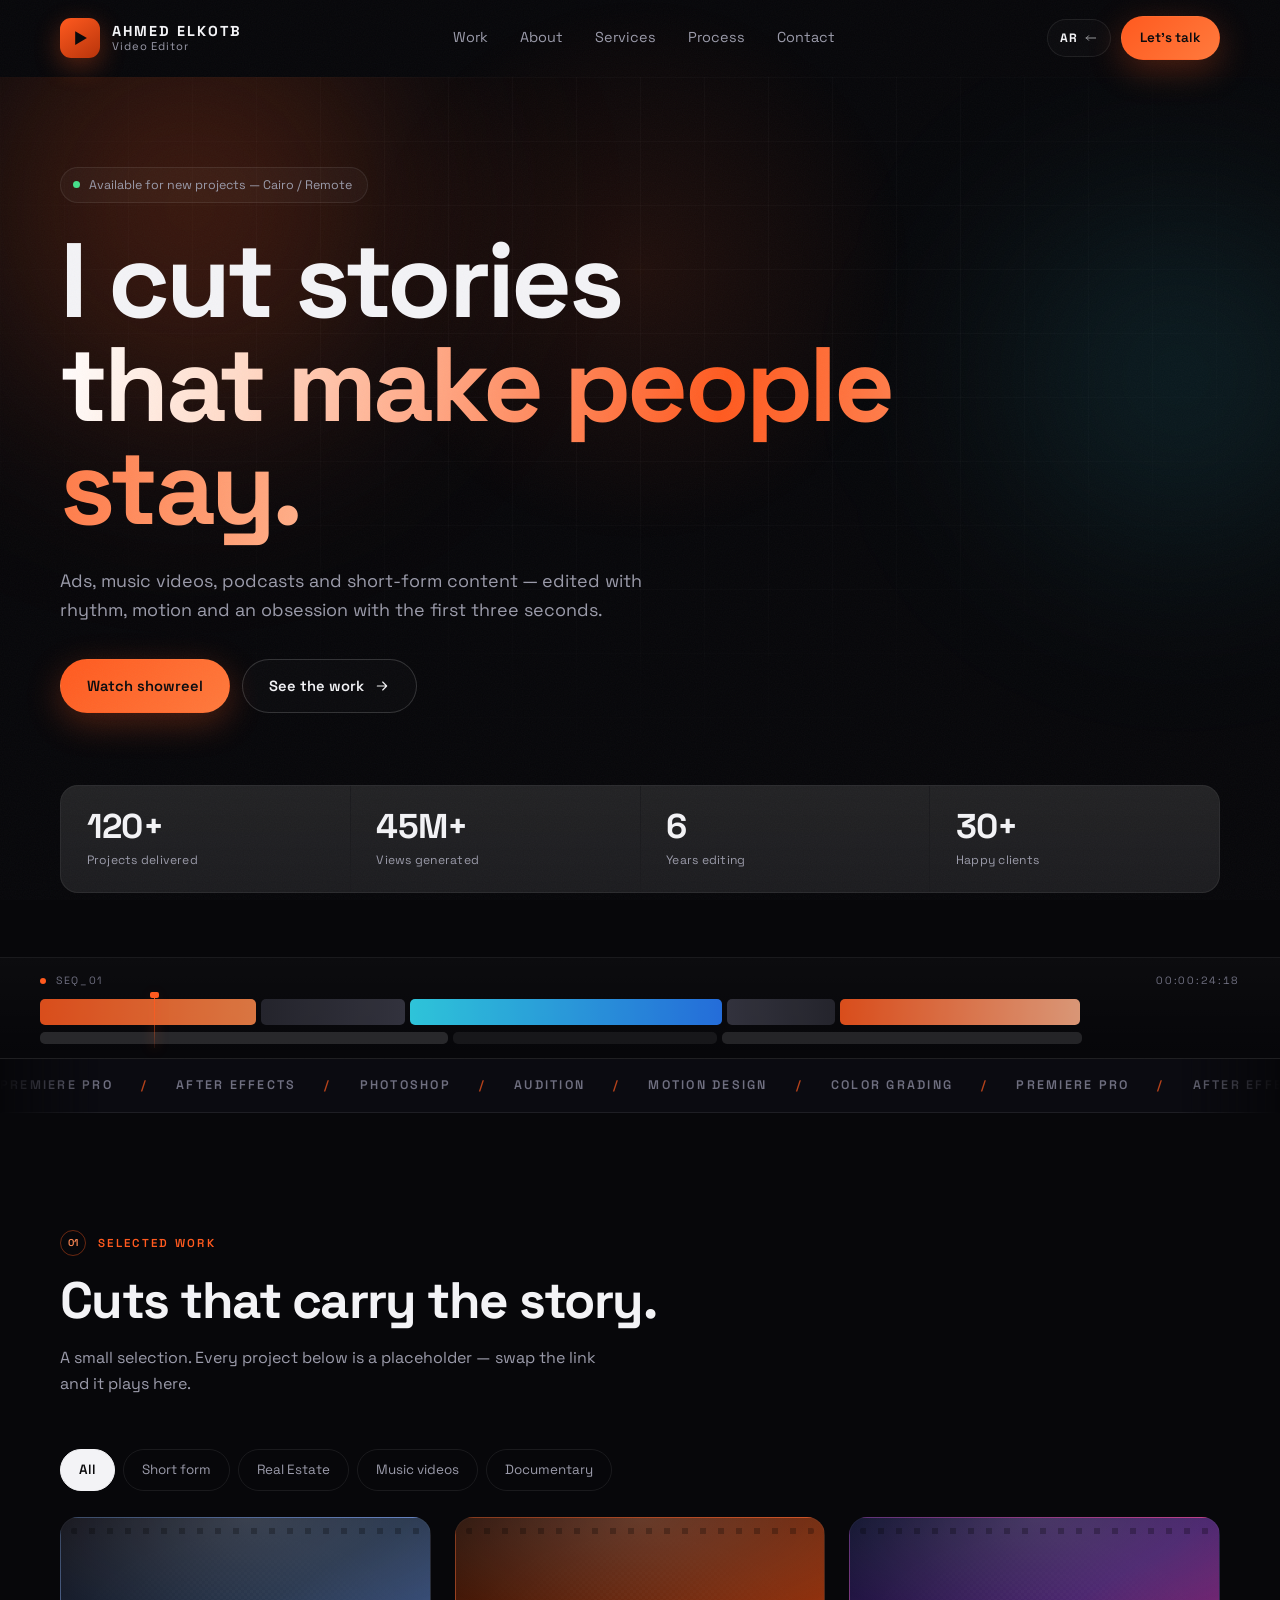
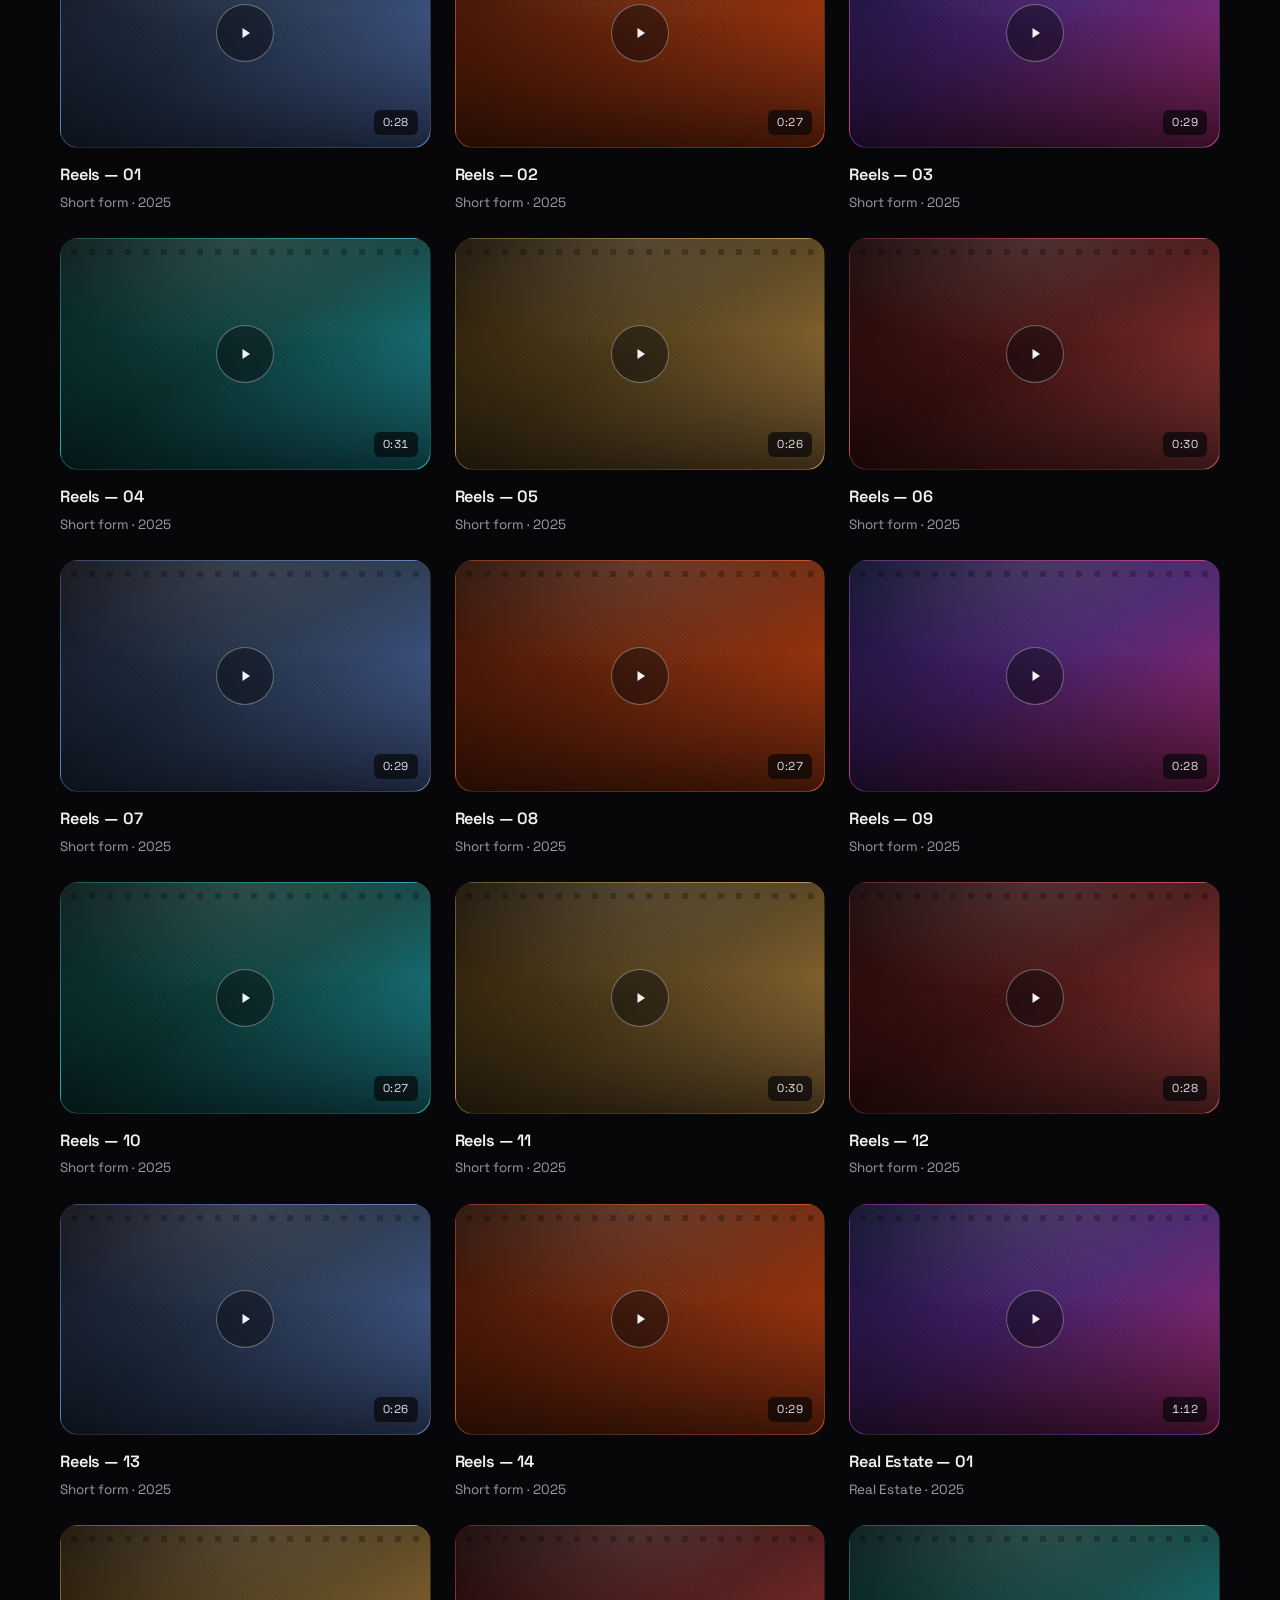
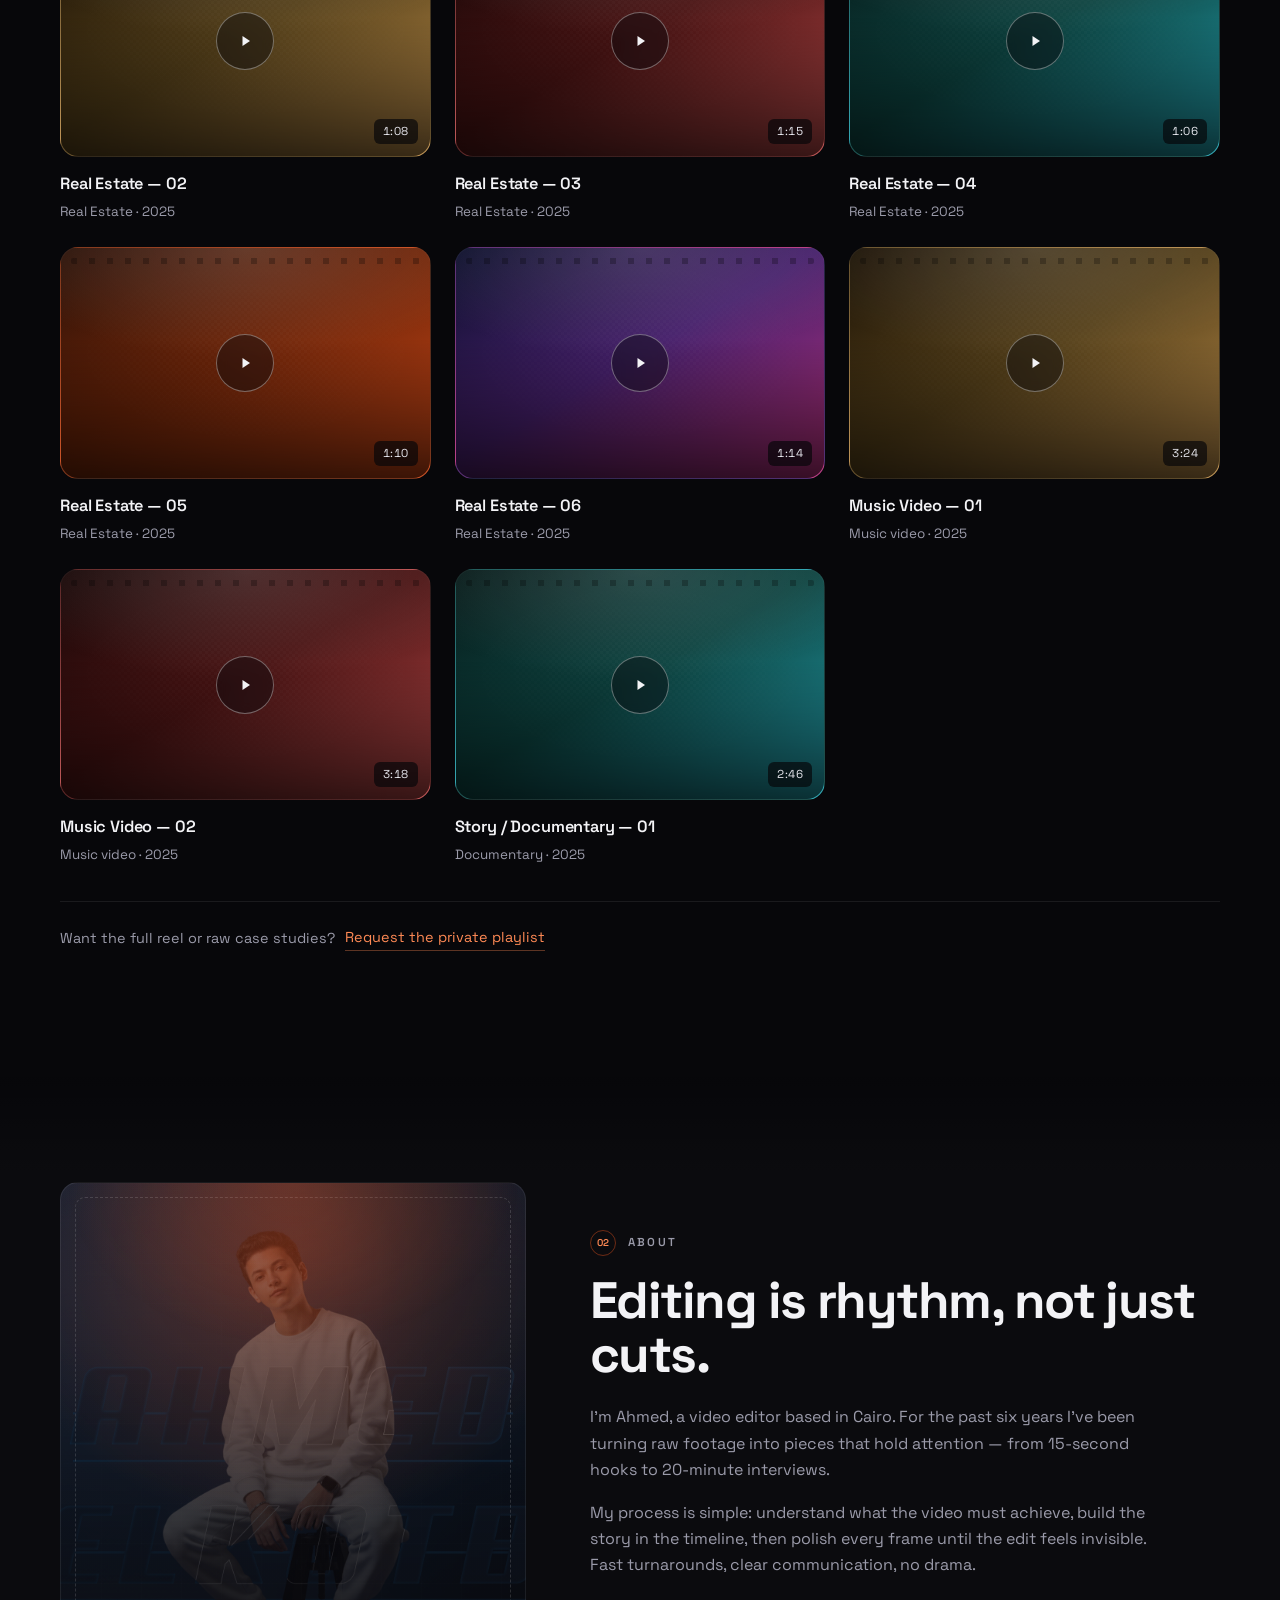
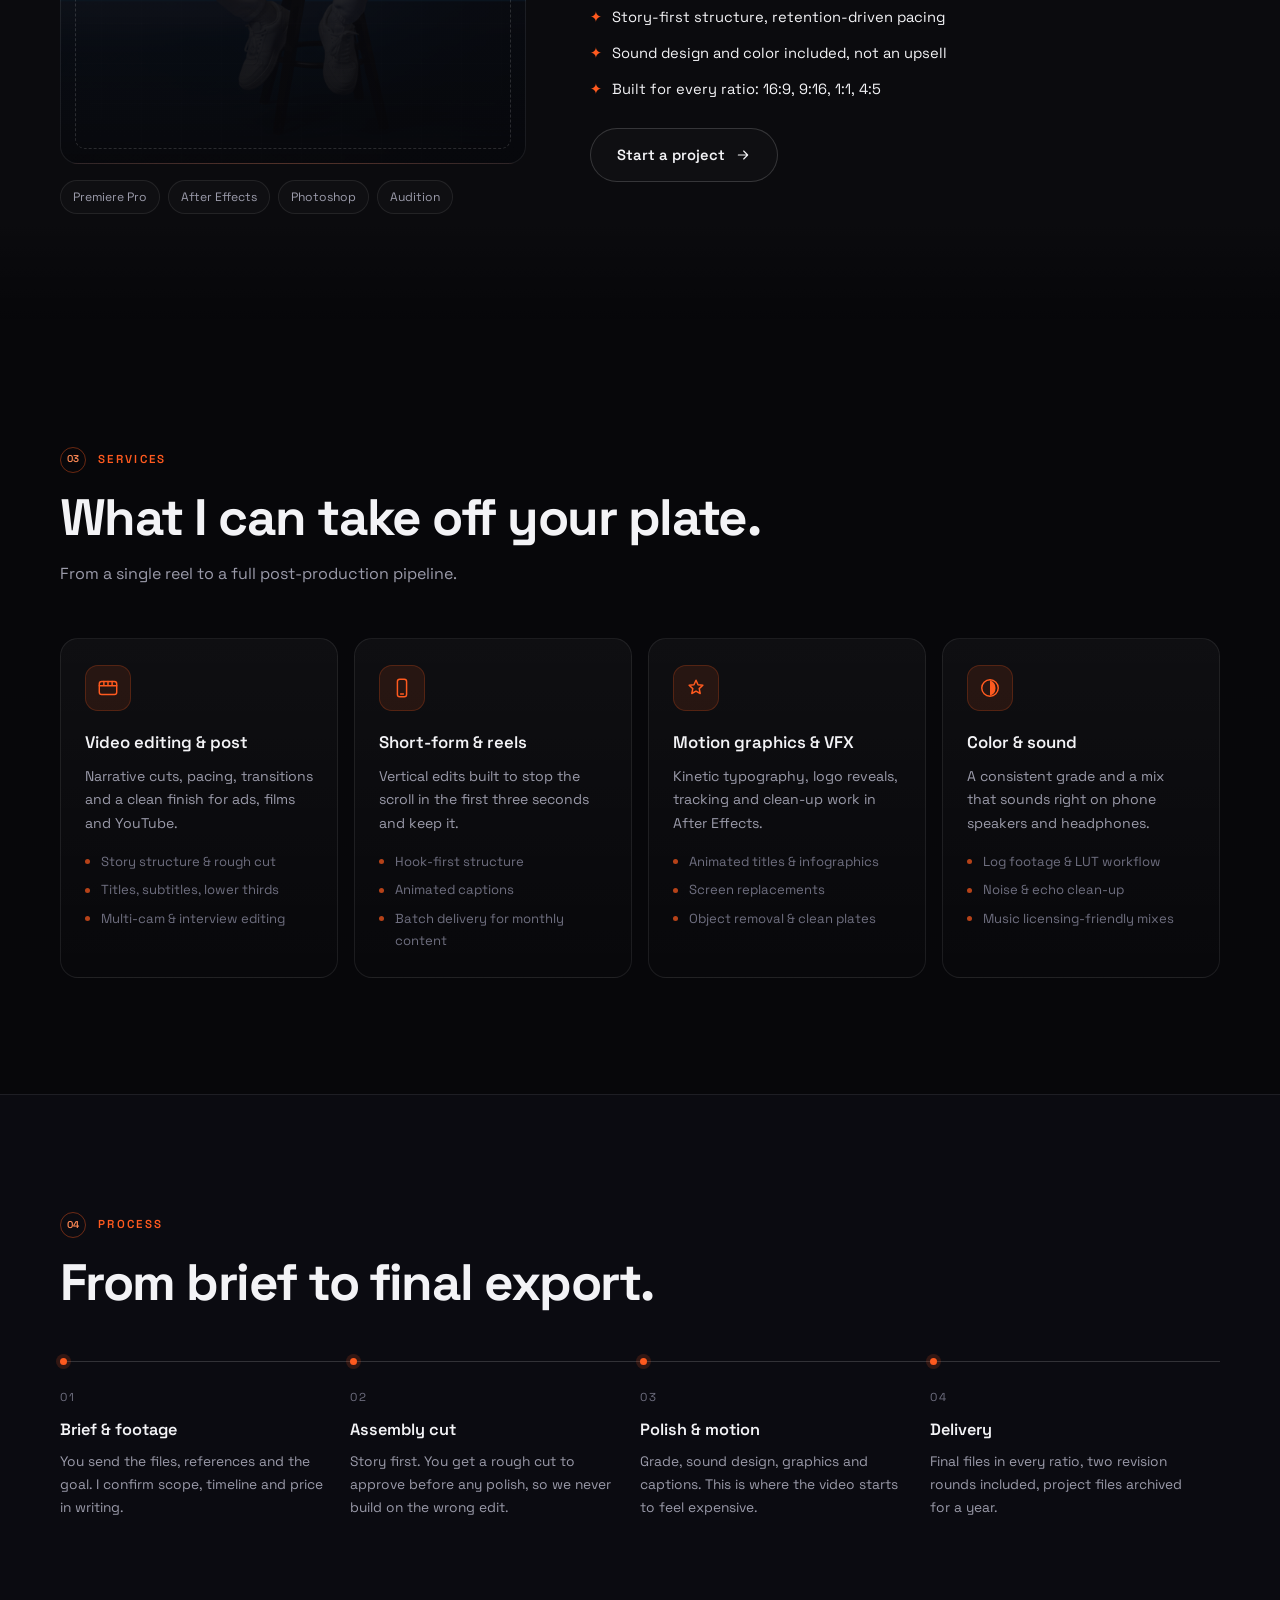
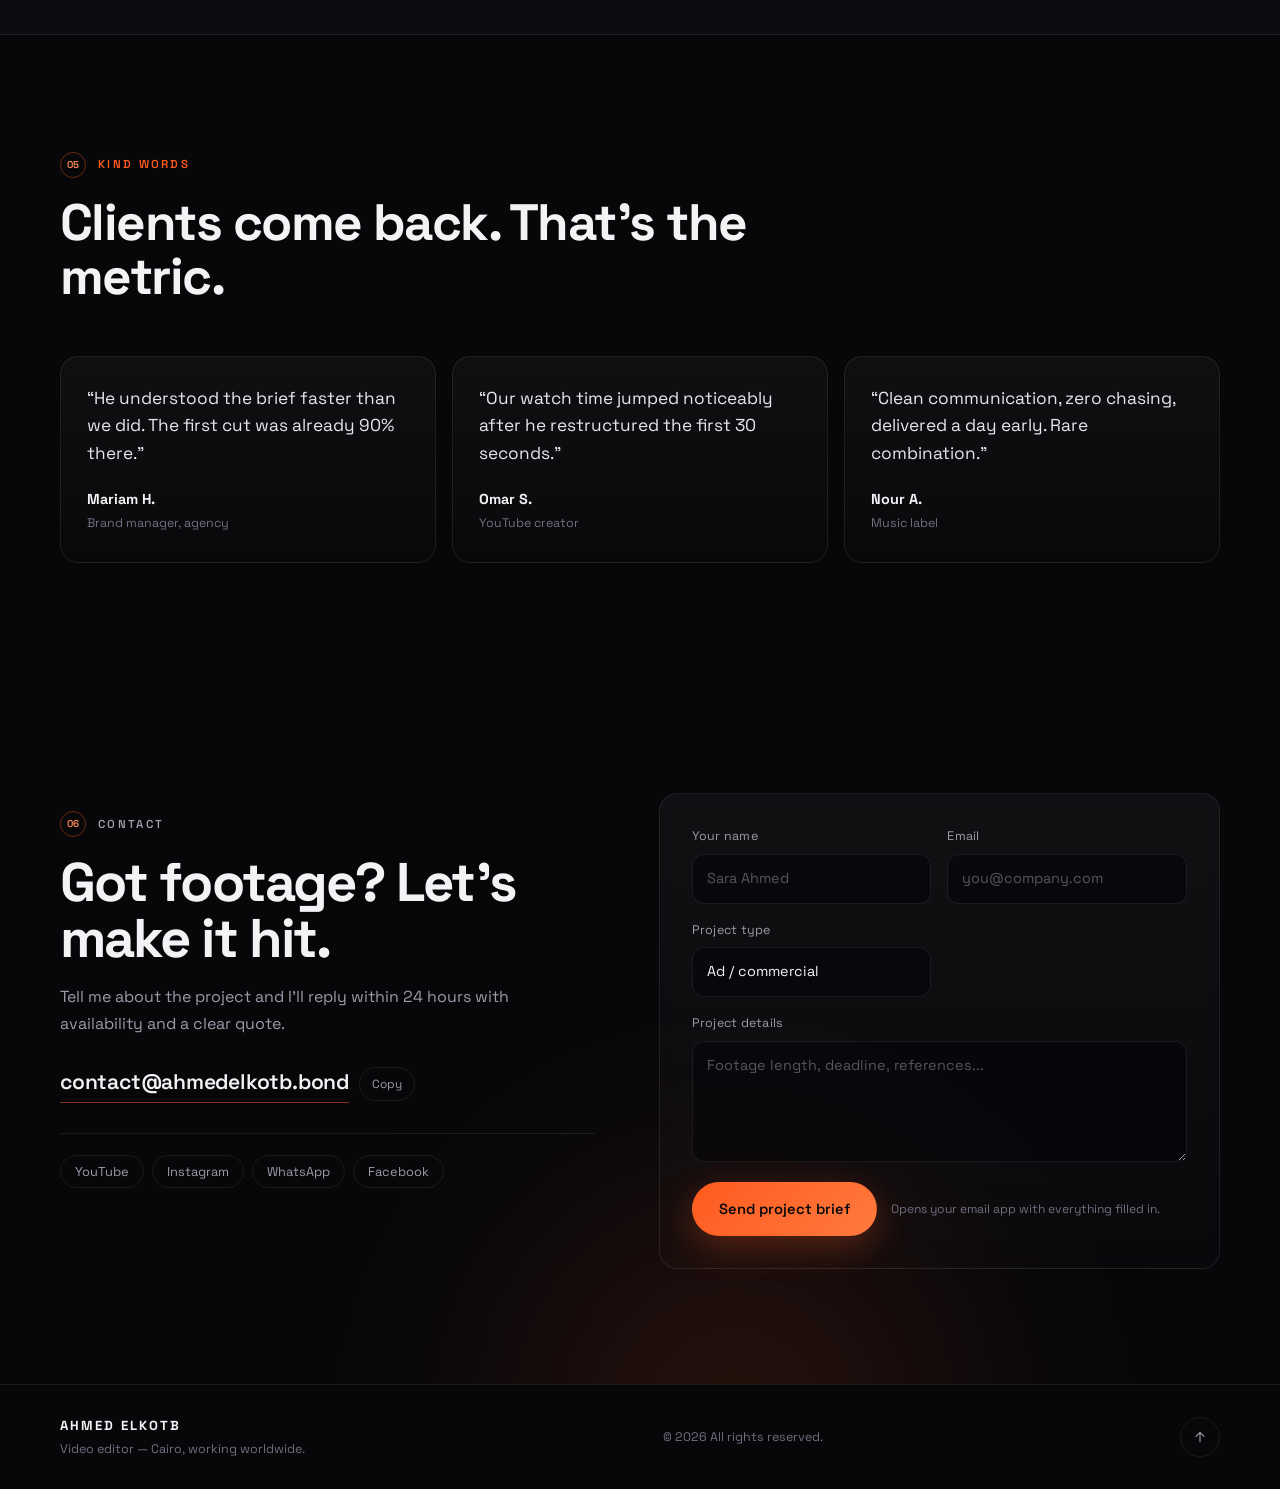
<file: index.html>
<!DOCTYPE html>
<html lang="en" dir="ltr">
<head>
<meta charset="UTF-8" />
<meta name="viewport" content="width=device-width, initial-scale=1" />
<title>Ahmed Elkotb — Video Editor</title>
<meta name="description" content="Portfolio of Ahmed Elkotb — video editor. Ads, music videos, podcasts and short-form content edited with rhythm and intention." />
<meta name="theme-color" content="#07070a" />

<meta property="og:type" content="website" />
<meta property="og:title" content="Ahmed Elkotb — Video Editor" />
<meta property="og:description" content="Ads, music videos, podcasts and short-form content edited with rhythm and intention." />
<meta property="og:image" content="assets/og-cover.png" />
<meta property="og:image:width" content="1200" />
<meta property="og:image:height" content="630" />
<meta name="twitter:card" content="summary_large_image" />

<link rel="icon" href="data:image/svg+xml,%3Csvg xmlns='http://www.w3.org/2000/svg' viewBox='0 0 64 64'%3E%3Crect width='64' height='64' rx='14' fill='%230b0b10'/%3E%3Cpath d='M25 18l20 14-20 14z' fill='%23ff5a1f'/%3E%3C/svg%3E" />

<link rel="preconnect" href="https://fonts.googleapis.com" />
<link rel="preconnect" href="https://fonts.gstatic.com" crossorigin />
<link href="https://fonts.googleapis.com/css2?family=Space+Grotesk:wght@400;500;600;700&family=Cairo:wght@400;600;700;900&display=swap" rel="stylesheet" />

<link rel="stylesheet" href="assets/styles.css" />
</head>
<body>

<!-- ambient layers -->
<div class="grain" aria-hidden="true"></div>
<div class="spotlight" id="spotlight" aria-hidden="true"></div>

<a class="skip-link" href="#work" data-i18n="a11y.skip">Skip to work</a>

<!-- ================= HEADER ================= -->
<header class="site-header" id="siteHeader">
  <div class="shell header-inner">
    <a href="#home" class="brand" aria-label="Ahmed Elkotb — home">
      <span class="brand__mark" aria-hidden="true">
        <svg viewBox="0 0 32 32" width="22" height="22"><path d="M9 6l17 10-17 10z" fill="currentColor"/></svg>
      </span>
      <span class="brand__text">
        <strong>AHMED ELKOTB</strong>
        <span data-i18n="brand.role">Video Editor</span>
      </span>
    </a>

    <nav class="site-nav" id="siteNav" aria-label="Main">
      <a href="#work" data-i18n="nav.work">Work</a>
      <a href="#about" data-i18n="nav.about">About</a>
      <a href="#services" data-i18n="nav.services">Services</a>
      <a href="#process" data-i18n="nav.process">Process</a>
      <a href="#contact" data-i18n="nav.contact">Contact</a>
    </nav>

    <div class="header-actions">
      <button class="lang-toggle" id="langToggle" type="button" aria-label="Switch language">
        <span class="lang-toggle__current">AR</span>
        <svg viewBox="0 0 24 24" width="14" height="14" aria-hidden="true"><path d="M4 12h16M4 12l4-4M4 12l4 4" fill="none" stroke="currentColor" stroke-width="1.7" stroke-linecap="round" stroke-linejoin="round"/></svg>
      </button>
      <a href="#contact" class="btn btn--sm btn--primary header-cta" data-i18n="nav.cta">Let's talk</a>
      <button class="menu-btn" id="menuBtn" type="button" aria-expanded="false" aria-controls="siteNav" aria-label="Menu">
        <span></span><span></span>
      </button>
    </div>
  </div>
</header>

<main>

<!-- ================= HERO ================= -->
<section class="hero" id="home">
  <div class="glow glow--a" aria-hidden="true"></div>
  <div class="glow glow--b" aria-hidden="true"></div>
  <div class="hero__grid" aria-hidden="true"></div>

  <div class="shell hero__inner">
    <p class="hero__badge" data-reveal>
      <span class="dot" aria-hidden="true"></span>
      <span data-i18n="hero.badge">Available for new projects — Cairo / Remote</span>
    </p>

    <h1 class="hero__title">
      <span class="line" data-reveal style="--d:60ms" data-i18n="hero.t1">I cut stories</span>
      <span class="line" data-reveal style="--d:160ms"><em class="grad" data-i18n="hero.t2">that make people stay.</em></span>
    </h1>

    <p class="hero__sub" data-reveal style="--d:260ms" data-i18n="hero.sub">
      Ads, music videos, podcasts and short-form content — edited with rhythm, motion and an obsession with the first three seconds.
    </p>

    <div class="hero__cta" data-reveal style="--d:340ms">
      <button class="btn btn--primary" type="button" data-open-reel data-i18n="hero.cta1">
        Watch showreel
      </button>
      <a href="#work" class="btn btn--ghost">
        <span data-i18n="hero.cta2">See the work</span>
        <svg viewBox="0 0 24 24" width="16" height="16" aria-hidden="true"><path d="M5 12h14M13 6l6 6-6 6" fill="none" stroke="currentColor" stroke-width="1.7" stroke-linecap="round" stroke-linejoin="round"/></svg>
      </a>
    </div>

    <dl class="stats" data-reveal style="--d:420ms">
      <div class="stat">
        <dt data-i18n="stats.projects">Projects delivered</dt>
        <dd>120+</dd>
      </div>
      <div class="stat">
        <dt data-i18n="stats.views">Views generated</dt>
        <dd>45M+</dd>
      </div>
      <div class="stat">
        <dt data-i18n="stats.years">Years editing</dt>
        <dd>6</dd>
      </div>
      <div class="stat">
        <dt data-i18n="stats.clients">Happy clients</dt>
        <dd>30+</dd>
      </div>
    </dl>
  </div>

  <!-- decorative timeline -->
  <div class="reel-strip" aria-hidden="true">
    <div class="reel-strip__head">
      <span class="reel-strip__dot"></span>
      <span>SEQ_01</span>
      <span class="reel-strip__time">00:00:24:18</span>
    </div>
    <div class="reel-strip__tracks">
      <div class="track">
        <span class="clip" style="--w:18%;--c:linear-gradient(90deg,#ff5a1f,#ff8a4c)"></span>
        <span class="clip" style="--w:12%;--c:linear-gradient(90deg,#2a2a33,#3a3a46)"></span>
        <span class="clip" style="--w:26%;--c:linear-gradient(90deg,#35e6ff,#2a7fff)"></span>
        <span class="clip" style="--w:9%;--c:linear-gradient(90deg,#3a3a46,#2a2a33)"></span>
        <span class="clip" style="--w:20%;--c:linear-gradient(90deg,#ff5a1f,#ffb08a)"></span>
      </div>
      <div class="track track--thin">
        <span class="clip" style="--w:34%;--c:rgba(255,255,255,.16)"></span>
        <span class="clip" style="--w:22%;--c:rgba(255,255,255,.08)"></span>
        <span class="clip" style="--w:30%;--c:rgba(255,255,255,.14)"></span>
      </div>
      <div class="playhead"></div>
    </div>
  </div>

  <div class="marquee" aria-hidden="true">
    <div class="marquee__track">
      <span>PREMIERE PRO</span><span class="sep">/</span>
      <span>AFTER EFFECTS</span><span class="sep">/</span>
      <span>PHOTOSHOP</span><span class="sep">/</span>
      <span>AUDITION</span><span class="sep">/</span>
      <span>MOTION DESIGN</span><span class="sep">/</span>
      <span>COLOR GRADING</span><span class="sep">/</span>
      <span>PREMIERE PRO</span><span class="sep">/</span>
      <span>AFTER EFFECTS</span><span class="sep">/</span>
      <span>PHOTOSHOP</span><span class="sep">/</span>
      <span>AUDITION</span><span class="sep">/</span>
      <span>MOTION DESIGN</span><span class="sep">/</span>
      <span>COLOR GRADING</span><span class="sep">/</span>
    </div>
  </div>
</section>

<!-- ================= WORK ================= -->
<section class="section" id="work">
  <div class="shell">
    <header class="section__head">
      <p class="eyebrow" data-reveal><span>01</span><span data-i18n="work.eyebrow">Selected work</span></p>
      <h2 class="section__title" data-reveal data-i18n="work.title">Cuts that carry the story.</h2>
      <p class="section__sub" data-reveal data-i18n="work.sub">
        A small selection. Every project below is a placeholder — swap the link and it plays here.
      </p>
    </header>

    <div class="filters" role="group" aria-label="Filter work" data-reveal>
      <button class="filter is-active" data-filter="all" aria-pressed="true" data-i18n="work.filter.all">All</button>
      <button class="filter" data-filter="short" aria-pressed="false" data-i18n="work.filter.short">Short form</button>
      <button class="filter" data-filter="ads" aria-pressed="false" data-i18n="work.filter.ads">Real Estate</button>
      <button class="filter" data-filter="music" aria-pressed="false" data-i18n="work.filter.music">Music videos</button>
      <button class="filter" data-filter="pod" aria-pressed="false" data-i18n="work.filter.pod">Documentary</button>
    </div>

    <div class="work-grid" id="workGrid">

      <article class="card" data-cat="short" data-reveal>
        <button class="card__media p4" type="button"
                data-open-video
                data-video="https://youtube.com/shorts/7fm2zatnq78"
                data-title-key="w4.title" data-cat-key="w4.cat" data-duration="0:28"
                aria-label="Play project">
          <span class="card__perf" aria-hidden="true"></span>
          <span class="card__play" aria-hidden="true">
            <svg viewBox="0 0 24 24" width="20" height="20"><path d="M9 6l9 6-9 6z" fill="currentColor"/></svg>
          </span>
          <span class="card__time">0:28</span>
        </button>
        <div class="card__body">
          <h3 data-i18n="w4.title">Reels — 01</h3>
          <p><span data-i18n="w4.cat">Short form</span> · 2025</p>
        </div>
      </article>

      <article class="card" data-cat="short" data-reveal>
        <button class="card__media p1" type="button"
                data-open-video
                data-video="https://youtube.com/shorts/IKEepfDUaXo"
                data-title-key="w5.title" data-cat-key="w5.cat" data-duration="0:27"
                aria-label="Play project">
          <span class="card__perf" aria-hidden="true"></span>
          <span class="card__play" aria-hidden="true">
            <svg viewBox="0 0 24 24" width="20" height="20"><path d="M9 6l9 6-9 6z" fill="currentColor"/></svg>
          </span>
          <span class="card__time">0:27</span>
        </button>
        <div class="card__body">
          <h3 data-i18n="w5.title">Reels — 02</h3>
          <p><span data-i18n="w5.cat">Short form</span> · 2025</p>
        </div>
      </article>

      <article class="card" data-cat="short" data-reveal>
        <button class="card__media p2" type="button"
                data-open-video
                data-video="https://youtube.com/shorts/M0tYHAXzVj4"
                data-title-key="w6.title" data-cat-key="w6.cat" data-duration="0:29"
                aria-label="Play project">
          <span class="card__perf" aria-hidden="true"></span>
          <span class="card__play" aria-hidden="true">
            <svg viewBox="0 0 24 24" width="20" height="20"><path d="M9 6l9 6-9 6z" fill="currentColor"/></svg>
          </span>
          <span class="card__time">0:29</span>
        </button>
        <div class="card__body">
          <h3 data-i18n="w6.title">Reels — 03</h3>
          <p><span data-i18n="w6.cat">Short form</span> · 2025</p>
        </div>
      </article>

      <article class="card" data-cat="short" data-reveal style="--d:0ms">
        <button class="card__media p3" type="button"
                data-open-video
                data-video="https://youtube.com/shorts/6KPJukLfh-o"
                data-title-key="w7.title" data-cat-key="w7.cat" data-duration="0:31"
                aria-label="Play project">
          <span class="card__perf" aria-hidden="true"></span>
          <span class="card__play" aria-hidden="true">
            <svg viewBox="0 0 24 24" width="20" height="20"><path d="M9 6l9 6-9 6z" fill="currentColor"/></svg>
          </span>
          <span class="card__time">0:31</span>
        </button>
        <div class="card__body">
          <h3 data-i18n="w7.title">Reels — 04</h3>
          <p><span data-i18n="w7.cat">Short form</span> · 2025</p>
        </div>
      </article>

      <article class="card" data-cat="short" data-reveal style="--d:40ms">
        <button class="card__media p5" type="button"
                data-open-video
                data-video="https://youtube.com/shorts/z0Wc16_cERI"
                data-title-key="w8.title" data-cat-key="w8.cat" data-duration="0:26"
                aria-label="Play project">
          <span class="card__perf" aria-hidden="true"></span>
          <span class="card__play" aria-hidden="true">
            <svg viewBox="0 0 24 24" width="20" height="20"><path d="M9 6l9 6-9 6z" fill="currentColor"/></svg>
          </span>
          <span class="card__time">0:26</span>
        </button>
        <div class="card__body">
          <h3 data-i18n="w8.title">Reels — 05</h3>
          <p><span data-i18n="w8.cat">Short form</span> · 2025</p>
        </div>
      </article>

      <article class="card" data-cat="short" data-reveal style="--d:80ms">
        <button class="card__media p6" type="button"
                data-open-video
                data-video="https://youtube.com/shorts/2pBuE3GHFC8"
                data-title-key="w9.title" data-cat-key="w9.cat" data-duration="0:30"
                aria-label="Play project">
          <span class="card__perf" aria-hidden="true"></span>
          <span class="card__play" aria-hidden="true">
            <svg viewBox="0 0 24 24" width="20" height="20"><path d="M9 6l9 6-9 6z" fill="currentColor"/></svg>
          </span>
          <span class="card__time">0:30</span>
        </button>
        <div class="card__body">
          <h3 data-i18n="w9.title">Reels — 06</h3>
          <p><span data-i18n="w9.cat">Short form</span> · 2025</p>
        </div>
      </article>

      <article class="card" data-cat="short" data-reveal style="--d:0ms">
        <button class="card__media p4" type="button"
                data-open-video
                data-video="https://youtube.com/shorts/SZSn0LHM3W4"
                data-title-key="w10.title" data-cat-key="w10.cat" data-duration="0:29"
                aria-label="Play project">
          <span class="card__perf" aria-hidden="true"></span>
          <span class="card__play" aria-hidden="true">
            <svg viewBox="0 0 24 24" width="20" height="20"><path d="M9 6l9 6-9 6z" fill="currentColor"/></svg>
          </span>
          <span class="card__time">0:29</span>
        </button>
        <div class="card__body">
          <h3 data-i18n="w10.title">Reels — 07</h3>
          <p><span data-i18n="w10.cat">Short form</span> · 2025</p>
        </div>
      </article>

      <article class="card" data-cat="short" data-reveal style="--d:40ms">
        <button class="card__media p1" type="button"
                data-open-video
                data-video="https://youtube.com/shorts/9vvmziuxYZE"
                data-title-key="w11.title" data-cat-key="w11.cat" data-duration="0:27"
                aria-label="Play project">
          <span class="card__perf" aria-hidden="true"></span>
          <span class="card__play" aria-hidden="true">
            <svg viewBox="0 0 24 24" width="20" height="20"><path d="M9 6l9 6-9 6z" fill="currentColor"/></svg>
          </span>
          <span class="card__time">0:27</span>
        </button>
        <div class="card__body">
          <h3 data-i18n="w11.title">Reels — 08</h3>
          <p><span data-i18n="w11.cat">Short form</span> · 2025</p>
        </div>
      </article>

      <article class="card" data-cat="short" data-reveal style="--d:80ms">
        <button class="card__media p2" type="button"
                data-open-video
                data-video="https://youtube.com/shorts/Beurs5v_zaw"
                data-title-key="w12.title" data-cat-key="w12.cat" data-duration="0:28"
                aria-label="Play project">
          <span class="card__perf" aria-hidden="true"></span>
          <span class="card__play" aria-hidden="true">
            <svg viewBox="0 0 24 24" width="20" height="20"><path d="M9 6l9 6-9 6z" fill="currentColor"/></svg>
          </span>
          <span class="card__time">0:28</span>
        </button>
        <div class="card__body">
          <h3 data-i18n="w12.title">Reels — 09</h3>
          <p><span data-i18n="w12.cat">Short form</span> · 2025</p>
        </div>
      </article>

      <article class="card" data-cat="short" data-reveal style="--d:0ms">
        <button class="card__media p3" type="button"
                data-open-video
                data-video="https://youtube.com/shorts/1i6YKyEMqYQ"
                data-title-key="w13.title" data-cat-key="w13.cat" data-duration="0:27"
                aria-label="Play project">
          <span class="card__perf" aria-hidden="true"></span>
          <span class="card__play" aria-hidden="true">
            <svg viewBox="0 0 24 24" width="20" height="20"><path d="M9 6l9 6-9 6z" fill="currentColor"/></svg>
          </span>
          <span class="card__time">0:27</span>
        </button>
        <div class="card__body">
          <h3 data-i18n="w13.title">Reels — 10</h3>
          <p><span data-i18n="w13.cat">Short form</span> · 2025</p>
        </div>
      </article>

      <article class="card" data-cat="short" data-reveal style="--d:40ms">
        <button class="card__media p5" type="button"
                data-open-video
                data-video="https://youtube.com/shorts/OUNqg6V-1dY"
                data-title-key="w14.title" data-cat-key="w14.cat" data-duration="0:30"
                aria-label="Play project">
          <span class="card__perf" aria-hidden="true"></span>
          <span class="card__play" aria-hidden="true">
            <svg viewBox="0 0 24 24" width="20" height="20"><path d="M9 6l9 6-9 6z" fill="currentColor"/></svg>
          </span>
          <span class="card__time">0:30</span>
        </button>
        <div class="card__body">
          <h3 data-i18n="w14.title">Reels — 11</h3>
          <p><span data-i18n="w14.cat">Short form</span> · 2025</p>
        </div>
      </article>

      <article class="card" data-cat="short" data-reveal style="--d:80ms">
        <button class="card__media p6" type="button"
                data-open-video
                data-video="https://youtube.com/shorts/6UfRbaIOGvo"
                data-title-key="w15.title" data-cat-key="w15.cat" data-duration="0:28"
                aria-label="Play project">
          <span class="card__perf" aria-hidden="true"></span>
          <span class="card__play" aria-hidden="true">
            <svg viewBox="0 0 24 24" width="20" height="20"><path d="M9 6l9 6-9 6z" fill="currentColor"/></svg>
          </span>
          <span class="card__time">0:28</span>
        </button>
        <div class="card__body">
          <h3 data-i18n="w15.title">Reels — 12</h3>
          <p><span data-i18n="w15.cat">Short form</span> · 2025</p>
        </div>
      </article>

      <article class="card" data-cat="short" data-reveal style="--d:0ms">
        <button class="card__media p4" type="button"
                data-open-video
                data-video="https://youtube.com/shorts/m_bk7VYSm6E"
                data-title-key="w16.title" data-cat-key="w16.cat" data-duration="0:26"
                aria-label="Play project">
          <span class="card__perf" aria-hidden="true"></span>
          <span class="card__play" aria-hidden="true">
            <svg viewBox="0 0 24 24" width="20" height="20"><path d="M9 6l9 6-9 6z" fill="currentColor"/></svg>
          </span>
          <span class="card__time">0:26</span>
        </button>
        <div class="card__body">
          <h3 data-i18n="w16.title">Reels — 13</h3>
          <p><span data-i18n="w16.cat">Short form</span> · 2025</p>
        </div>
      </article>

      <article class="card" data-cat="short" data-reveal style="--d:40ms">
        <button class="card__media p1" type="button"
                data-open-video
                data-video="https://youtube.com/shorts/nBewvt20Bv8"
                data-title-key="w17.title" data-cat-key="w17.cat" data-duration="0:29"
                aria-label="Play project">
          <span class="card__perf" aria-hidden="true"></span>
          <span class="card__play" aria-hidden="true">
            <svg viewBox="0 0 24 24" width="20" height="20"><path d="M9 6l9 6-9 6z" fill="currentColor"/></svg>
          </span>
          <span class="card__time">0:29</span>
        </button>
        <div class="card__body">
          <h3 data-i18n="w17.title">Reels — 14</h3>
          <p><span data-i18n="w17.cat">Short form</span> · 2025</p>
        </div>
      </article>

      <article class="card" data-cat="ads" data-reveal style="--d:120ms">
        <button class="card__media p2" type="button"
                data-open-video
                data-video="https://youtu.be/qnOgnyXI_Pc"
                data-title-key="w18.title" data-cat-key="w18.cat" data-duration="1:12"
                aria-label="Play project">
          <span class="card__perf" aria-hidden="true"></span>
          <span class="card__play" aria-hidden="true">
            <svg viewBox="0 0 24 24" width="20" height="20"><path d="M9 6l9 6-9 6z" fill="currentColor"/></svg>
          </span>
          <span class="card__time">1:12</span>
        </button>
        <div class="card__body">
          <h3 data-i18n="w18.title">Real Estate — 01</h3>
          <p><span data-i18n="w18.cat">Real Estate</span> · 2025</p>
        </div>
      </article>

      <article class="card" data-cat="ads" data-reveal>
        <button class="card__media p5" type="button"
                data-open-video
                data-video="https://youtu.be/n0ysHDA-LVY"
                data-title-key="w19.title" data-cat-key="w19.cat" data-duration="1:08"
                aria-label="Play project">
          <span class="card__perf" aria-hidden="true"></span>
          <span class="card__play" aria-hidden="true">
            <svg viewBox="0 0 24 24" width="20" height="20"><path d="M9 6l9 6-9 6z" fill="currentColor"/></svg>
          </span>
          <span class="card__time">1:08</span>
        </button>
        <div class="card__body">
          <h3 data-i18n="w19.title">Real Estate — 02</h3>
          <p><span data-i18n="w19.cat">Real Estate</span> · 2025</p>
        </div>
      </article>

      <article class="card" data-cat="ads" data-reveal style="--d:60ms">
        <button class="card__media p6" type="button"
                data-open-video
                data-video="https://youtu.be/GnjTvH4Y6xU"
                data-title-key="w20.title" data-cat-key="w20.cat" data-duration="1:15"
                aria-label="Play project">
          <span class="card__perf" aria-hidden="true"></span>
          <span class="card__play" aria-hidden="true">
            <svg viewBox="0 0 24 24" width="20" height="20"><path d="M9 6l9 6-9 6z" fill="currentColor"/></svg>
          </span>
          <span class="card__time">1:15</span>
        </button>
        <div class="card__body">
          <h3 data-i18n="w20.title">Real Estate — 03</h3>
          <p><span data-i18n="w20.cat">Real Estate</span> · 2025</p>
        </div>
      </article>

      <article class="card" data-cat="ads" data-reveal style="--d:120ms">
        <button class="card__media p3" type="button"
                data-open-video
                data-video="https://youtu.be/zARVr21b_B0"
                data-title-key="w21.title" data-cat-key="w21.cat" data-duration="1:06"
                aria-label="Play project">
          <span class="card__perf" aria-hidden="true"></span>
          <span class="card__play" aria-hidden="true">
            <svg viewBox="0 0 24 24" width="20" height="20"><path d="M9 6l9 6-9 6z" fill="currentColor"/></svg>
          </span>
          <span class="card__time">1:06</span>
        </button>
        <div class="card__body">
          <h3 data-i18n="w21.title">Real Estate — 04</h3>
          <p><span data-i18n="w21.cat">Real Estate</span> · 2025</p>
        </div>
      </article>

      <article class="card" data-cat="ads" data-reveal>
        <button class="card__media p1" type="button"
                data-open-video
                data-video="https://youtu.be/EussGkYmZRE"
                data-title-key="w22.title" data-cat-key="w22.cat" data-duration="1:10"
                aria-label="Play project">
          <span class="card__perf" aria-hidden="true"></span>
          <span class="card__play" aria-hidden="true">
            <svg viewBox="0 0 24 24" width="20" height="20"><path d="M9 6l9 6-9 6z" fill="currentColor"/></svg>
          </span>
          <span class="card__time">1:10</span>
        </button>
        <div class="card__body">
          <h3 data-i18n="w22.title">Real Estate — 05</h3>
          <p><span data-i18n="w22.cat">Real Estate</span> · 2025</p>
        </div>
      </article>

      <article class="card" data-cat="ads" data-reveal style="--d:60ms">
        <button class="card__media p2" type="button"
                data-open-video
                data-video="https://youtu.be/9Q-VFnlKj4k"
                data-title-key="w23.title" data-cat-key="w23.cat" data-duration="1:14"
                aria-label="Play project">
          <span class="card__perf" aria-hidden="true"></span>
          <span class="card__play" aria-hidden="true">
            <svg viewBox="0 0 24 24" width="20" height="20"><path d="M9 6l9 6-9 6z" fill="currentColor"/></svg>
          </span>
          <span class="card__time">1:14</span>
        </button>
        <div class="card__body">
          <h3 data-i18n="w23.title">Real Estate — 06</h3>
          <p><span data-i18n="w23.cat">Real Estate</span> · 2025</p>
        </div>
      </article>

      <article class="card" data-cat="music" data-reveal style="--d:120ms">
        <button class="card__media p5" type="button"
                data-open-video
                data-video="https://youtu.be/aKLm9KH7SA4"
                data-title-key="w24.title" data-cat-key="w24.cat" data-duration="3:24"
                aria-label="Play project">
          <span class="card__perf" aria-hidden="true"></span>
          <span class="card__play" aria-hidden="true">
            <svg viewBox="0 0 24 24" width="20" height="20"><path d="M9 6l9 6-9 6z" fill="currentColor"/></svg>
          </span>
          <span class="card__time">3:24</span>
        </button>
        <div class="card__body">
          <h3 data-i18n="w24.title">Music Video — 01</h3>
          <p><span data-i18n="w24.cat">Music video</span> · 2025</p>
        </div>
      </article>

      <article class="card" data-cat="music" data-reveal>
        <button class="card__media p6" type="button"
                data-open-video
                data-video="https://youtu.be/REU_ThPyuhE"
                data-title-key="w25.title" data-cat-key="w25.cat" data-duration="3:18"
                aria-label="Play project">
          <span class="card__perf" aria-hidden="true"></span>
          <span class="card__play" aria-hidden="true">
            <svg viewBox="0 0 24 24" width="20" height="20"><path d="M9 6l9 6-9 6z" fill="currentColor"/></svg>
          </span>
          <span class="card__time">3:18</span>
        </button>
        <div class="card__body">
          <h3 data-i18n="w25.title">Music Video — 02</h3>
          <p><span data-i18n="w25.cat">Music video</span> · 2025</p>
        </div>
      </article>

      <article class="card" data-cat="pod" data-reveal style="--d:60ms">
        <button class="card__media p3" type="button"
                data-open-video
                data-video="https://youtu.be/lhIZlzmnLRc"
                data-title-key="w26.title" data-cat-key="w26.cat" data-duration="2:46"
                aria-label="Play project">
          <span class="card__perf" aria-hidden="true"></span>
          <span class="card__play" aria-hidden="true">
            <svg viewBox="0 0 24 24" width="20" height="20"><path d="M9 6l9 6-9 6z" fill="currentColor"/></svg>
          </span>
          <span class="card__time">2:46</span>
        </button>
        <div class="card__body">
          <h3 data-i18n="w26.title">Story / Documentary — 01</h3>
          <p><span data-i18n="w26.cat">Documentary</span> · 2025</p>
        </div>
      </article>

    </div>

    <p class="work-note" data-reveal>
      <span data-i18n="work.note">Want the full reel or raw case studies?</span>
      <a href="#contact" data-i18n="work.noteLink">Request the private playlist</a>
    </p>
  </div>
</section>

<!-- ================= ABOUT ================= -->
<section class="section section--about" id="about">
  <div class="shell about">
    <div class="about__visual" data-reveal>
      <div class="portrait">
        <span class="portrait__frame" aria-hidden="true"></span>
      </div>
      <div class="about__tags">
        <span>Premiere Pro</span>
        <span>After Effects</span>
        <span>Photoshop</span>
        <span>Audition</span>
      </div>
    </div>

    <div class="about__copy">
      <p class="eyebrow" data-reveal><span>02</span><span data-i18n="about.eyebrow">About</span></p>
      <h2 class="section__title" data-reveal data-i18n="about.title">Editing is rhythm, not just cuts.</h2>
      <p data-reveal data-i18n="about.p1">
        I'm Ahmed, a video editor based in Cairo. For the past six years I've been turning raw footage into
        pieces that hold attention — from 15-second hooks to 20-minute interviews.
      </p>
      <p data-reveal data-i18n="about.p2">
        My process is simple: understand what the video must achieve, build the story in the timeline, then
        polish every frame until the edit feels invisible. Fast turnarounds, clear communication, no drama.
      </p>

      <ul class="about__list" data-reveal>
        <li><span aria-hidden="true">✦</span> <span data-i18n="about.li1">Story-first structure, retention-driven pacing</span></li>
        <li><span aria-hidden="true">✦</span> <span data-i18n="about.li2">Sound design and color included, not an upsell</span></li>
        <li><span aria-hidden="true">✦</span> <span data-i18n="about.li3">Built for every ratio: 16:9, 9:16, 1:1, 4:5</span></li>
      </ul>

      <a href="#contact" class="btn btn--ghost" data-reveal>
        <span data-i18n="about.cta">Start a project</span>
        <svg viewBox="0 0 24 24" width="16" height="16" aria-hidden="true"><path d="M5 12h14M13 6l6 6-6 6" fill="none" stroke="currentColor" stroke-width="1.7" stroke-linecap="round" stroke-linejoin="round"/></svg>
      </a>
    </div>
  </div>
</section>

<!-- ================= SERVICES ================= -->
<section class="section" id="services">
  <div class="shell">
    <header class="section__head">
      <p class="eyebrow" data-reveal><span>03</span><span data-i18n="services.eyebrow">Services</span></p>
      <h2 class="section__title" data-reveal data-i18n="services.title">What I can take off your plate.</h2>
      <p class="section__sub" data-reveal data-i18n="services.sub">From a single reel to a full post-production pipeline.</p>
    </header>

    <div class="services">
      <article class="service" data-reveal>
        <span class="service__icon" aria-hidden="true">
          <svg viewBox="0 0 24 24" width="22" height="22" fill="none" stroke="currentColor" stroke-width="1.6" stroke-linecap="round" stroke-linejoin="round"><rect x="2.5" y="5" width="19" height="14" rx="2.5"/><path d="M2.5 9.5h19M7.5 5v4.5M12 5v4.5M16.5 5v4.5"/></svg>
        </span>
        <h3 data-i18n="sv1.title">Video editing &amp; post</h3>
        <p data-i18n="sv1.desc">Narrative cuts, pacing, transitions and a clean finish for ads, films and YouTube.</p>
        <ul>
          <li data-i18n="sv1.b1">Story structure &amp; rough cut</li>
          <li data-i18n="sv1.b2">Titles, subtitles, lower thirds</li>
          <li data-i18n="sv1.b3">Multi-cam &amp; interview editing</li>
        </ul>
      </article>

      <article class="service" data-reveal style="--d:70ms">
        <span class="service__icon" aria-hidden="true">
          <svg viewBox="0 0 24 24" width="22" height="22" fill="none" stroke="currentColor" stroke-width="1.6" stroke-linecap="round" stroke-linejoin="round"><rect x="7" y="2.5" width="10" height="19" rx="2.5"/><path d="M10.5 18.5h3"/></svg>
        </span>
        <h3 data-i18n="sv2.title">Short-form &amp; reels</h3>
        <p data-i18n="sv2.desc">Vertical edits built to stop the scroll in the first three seconds and keep it.</p>
        <ul>
          <li data-i18n="sv2.b1">Hook-first structure</li>
          <li data-i18n="sv2.b2">Animated captions</li>
          <li data-i18n="sv2.b3">Batch delivery for monthly content</li>
        </ul>
      </article>

      <article class="service" data-reveal style="--d:140ms">
        <span class="service__icon" aria-hidden="true">
          <svg viewBox="0 0 24 24" width="22" height="22" fill="none" stroke="currentColor" stroke-width="1.6" stroke-linecap="round" stroke-linejoin="round"><path d="M12 3.5l2.2 4.9 5.3.6-4 3.7 1.1 5.3L12 15.4l-4.6 2.6 1.1-5.3-4-3.7 5.3-.6z"/></svg>
        </span>
        <h3 data-i18n="sv3.title">Motion graphics &amp; VFX</h3>
        <p data-i18n="sv3.desc">Kinetic typography, logo reveals, tracking and clean-up work in After Effects.</p>
        <ul>
          <li data-i18n="sv3.b1">Animated titles &amp; infographics</li>
          <li data-i18n="sv3.b2">Screen replacements</li>
          <li data-i18n="sv3.b3">Object removal &amp; clean plates</li>
        </ul>
      </article>

      <article class="service" data-reveal style="--d:210ms">
        <span class="service__icon" aria-hidden="true">
          <svg viewBox="0 0 24 24" width="22" height="22" fill="none" stroke="currentColor" stroke-width="1.6" stroke-linecap="round" stroke-linejoin="round"><circle cx="12" cy="12" r="9"/><path d="M12 3.5a9 9 0 010 17z" fill="currentColor" stroke="none"/></svg>
        </span>
        <h3 data-i18n="sv4.title">Color &amp; sound</h3>
        <p data-i18n="sv4.desc">A consistent grade and a mix that sounds right on phone speakers and headphones.</p>
        <ul>
          <li data-i18n="sv4.b1">Log footage &amp; LUT workflow</li>
          <li data-i18n="sv4.b2">Noise &amp; echo clean-up</li>
          <li data-i18n="sv4.b3">Music licensing-friendly mixes</li>
        </ul>
      </article>
    </div>
  </div>
</section>

<!-- ================= PROCESS ================= -->
<section class="section section--process" id="process">
  <div class="shell">
    <header class="section__head">
      <p class="eyebrow" data-reveal><span>04</span><span data-i18n="process.eyebrow">Process</span></p>
      <h2 class="section__title" data-reveal data-i18n="process.title">From brief to final export.</h2>
    </header>

    <ol class="steps">
      <li class="step" data-reveal>
        <span class="step__num">01</span>
        <h3 data-i18n="st1.title">Brief &amp; footage</h3>
        <p data-i18n="st1.desc">You send the files, references and the goal. I confirm scope, timeline and price in writing.</p>
      </li>
      <li class="step" data-reveal style="--d:80ms">
        <span class="step__num">02</span>
        <h3 data-i18n="st2.title">Assembly cut</h3>
        <p data-i18n="st2.desc">Story first. You get a rough cut to approve before any polish, so we never build on the wrong edit.</p>
      </li>
      <li class="step" data-reveal style="--d:160ms">
        <span class="step__num">03</span>
        <h3 data-i18n="st3.title">Polish &amp; motion</h3>
        <p data-i18n="st3.desc">Grade, sound design, graphics and captions. This is where the video starts to feel expensive.</p>
      </li>
      <li class="step" data-reveal style="--d:240ms">
        <span class="step__num">04</span>
        <h3 data-i18n="st4.title">Delivery</h3>
        <p data-i18n="st4.desc">Final files in every ratio, two revision rounds included, project files archived for a year.</p>
      </li>
    </ol>
  </div>
</section>

<!-- ================= TESTIMONIALS ================= -->
<section class="section" id="testimonials">
  <div class="shell">
    <header class="section__head">
      <p class="eyebrow" data-reveal><span>05</span><span data-i18n="testi.eyebrow">Kind words</span></p>
      <h2 class="section__title" data-reveal data-i18n="testi.title">Clients come back. That's the metric.</h2>
    </header>

    <div class="quotes">
      <figure class="quote" data-reveal>
        <blockquote data-i18n="q1.quote">“He understood the brief faster than we did. The first cut was already 90% there.”</blockquote>
        <figcaption><strong data-i18n="q1.name">Mariam H.</strong><span data-i18n="q1.role">Brand manager, agency</span></figcaption>
      </figure>
      <figure class="quote" data-reveal style="--d:80ms">
        <blockquote data-i18n="q2.quote">“Our watch time jumped noticeably after he restructured the first 30 seconds.”</blockquote>
        <figcaption><strong data-i18n="q2.name">Omar S.</strong><span data-i18n="q2.role">YouTube creator</span></figcaption>
      </figure>
      <figure class="quote" data-reveal style="--d:160ms">
        <blockquote data-i18n="q3.quote">“Clean communication, zero chasing, delivered a day early. Rare combination.”</blockquote>
        <figcaption><strong data-i18n="q3.name">Nour A.</strong><span data-i18n="q3.role">Music label</span></figcaption>
      </figure>
    </div>
  </div>
</section>

<!-- ================= CONTACT ================= -->
<section class="section section--contact" id="contact">
  <div class="glow glow--c" aria-hidden="true"></div>
  <div class="shell contact">
    <div class="contact__intro">
      <p class="eyebrow" data-reveal><span>06</span><span data-i18n="contact.eyebrow">Contact</span></p>
      <h2 class="contact__title" data-reveal data-i18n="contact.title">Got footage? Let's make it hit.</h2>
      <p data-reveal data-i18n="contact.sub">
        Tell me about the project and I'll reply within 24 hours with availability and a clear quote.
      </p>

      <div class="contact__direct" data-reveal>
        <a class="contact__mail" href="mailto:contact@ahmedelkotb.bond">contact@ahmedelkotb.bond</a>
        <button class="copy-btn" id="copyMail" type="button" data-i18n="contact.copy">Copy</button>
      </div>

      <ul class="socials" data-reveal>
        <li><a href="https://www.youtube.com/@AhmedElkotb-j5y" target="_self" rel="noopener">YouTube</a></li>
        <li><a href="https://www.instagram.com/ahmed_el_kotb/" target="_self" rel="noopener">Instagram</a></li>
        <li><a href="https://wa.me/message/DFEHPZK4O2J6P1" target="_self" rel="noopener">WhatsApp</a></li>
        <li><a href="https://web.facebook.com/ahmedvideoeditor/?_rdc=1&_rdr#" target="_self" rel="noopener">Facebook</a></li>
      </ul>
    </div>

    <form class="contact__form" id="contactForm" novalidate data-reveal>
      <div class="field">
        <label for="fName" data-i18n="form.name">Your name</label>
        <input id="fName" name="name" type="text" required autocomplete="name" data-i18n-ph="form.namePh" placeholder="Sara Ahmed" />
      </div>
      <div class="field">
        <label for="fEmail" data-i18n="form.email">Email</label>
        <input id="fEmail" name="email" type="email" required autocomplete="email" data-i18n-ph="form.emailPh" placeholder="you@company.com" />
      </div>
      <div class="field">
        <label for="fType" data-i18n="form.type">Project type</label>
        <select id="fType" name="type">
          <option data-i18n="form.type1">Ad / commercial</option>
          <option data-i18n="form.type2">Music video</option>
          <option data-i18n="form.type3">Podcast / long form</option>
          <option data-i18n="form.type4">Short-form content</option>
          <option data-i18n="form.type5">Something else</option>
        </select>
      </div>
      <div class="field field--full">
        <label for="fMsg" data-i18n="form.msg">Project details</label>
        <textarea id="fMsg" name="message" rows="4" required data-i18n-ph="form.msgPh" placeholder="Footage length, deadline, references..."></textarea>
      </div>
      <div class="field--full form-foot">
        <button class="btn btn--primary" type="submit" data-i18n="form.send">Send project brief</button>
        <p class="form-hint" data-i18n="form.hint">Opens your email app with everything filled in.</p>
      </div>
    </form>
  </div>
</section>

</main>

<footer class="site-footer">
  <div class="shell footer-inner">
    <div class="footer-brand">
      <strong>AHMED ELKOTB</strong>
      <span data-i18n="footer.tag">Video editor — Cairo, working worldwide.</span>
    </div>
    <p class="footer-copy">© <span id="year">2026</span> <span data-i18n="footer.rights">All rights reserved.</span></p>
    <a href="#home" class="to-top" aria-label="Back to top">
      <svg viewBox="0 0 24 24" width="16" height="16" aria-hidden="true"><path d="M12 19V5M6 11l6-6 6 6" fill="none" stroke="currentColor" stroke-width="1.7" stroke-linecap="round" stroke-linejoin="round"/></svg>
    </a>
  </div>
</footer>

<!-- ================= VIDEO MODAL ================= -->
<div class="modal" id="videoModal" role="dialog" aria-modal="true" aria-labelledby="modalTitle" aria-hidden="true">
  <div class="modal__backdrop" data-close-modal></div>
  <div class="modal__panel" role="document">
    <button class="modal__close" type="button" data-close-modal aria-label="Close">
      <svg viewBox="0 0 24 24" width="18" height="18" aria-hidden="true"><path d="M6 6l12 12M18 6L6 18" fill="none" stroke="currentColor" stroke-width="1.8" stroke-linecap="round"/></svg>
    </button>
    <div class="modal__video" id="modalVideo">
      <div class="modal__placeholder">
        <span class="modal__playring" aria-hidden="true">
          <svg viewBox="0 0 24 24" width="22" height="22"><path d="M9 6l9 6-9 6z" fill="currentColor"/></svg>
        </span>
        <p data-i18n="modal.placeholder">Video placeholder — add your YouTube, Vimeo or Drive link.</p>
        <code>&lt;button data-video="https://youtu.be/…"&gt;</code>
      </div>
    </div>
    <div class="modal__meta">
      <h3 id="modalTitle">Project</h3>
      <p id="modalCat">Category</p>
    </div>
  </div>
</div>

<div class="toast" id="toast" role="status" aria-live="polite"></div>

<script src="assets/app.js"></script>
</body>
</html>
</file>
<file: assets/styles.css>
/* =========================================================
   Ahmed Wagdy — Video Editor Portfolio
   Cinematic dark / neon theme
   ========================================================= */

*, *::before, *::after { box-sizing: border-box; }

:root {
  --bg: #07070a;
  --bg-soft: #0b0b11;
  --surface: #101017;
  --surface-2: #15151d;
  --line: rgba(255, 255, 255, 0.08);
  --line-strong: rgba(255, 255, 255, 0.16);
  --txt: #f3f3f6;
  --muted: #9b9baa;
  --muted-2: #6f6f80;
  --accent: #ff5a1f;
  --accent-soft: #ff8a55;
  --cyan: #35e6ff;
  --glow: rgba(255, 90, 31, 0.35);

  --shell: 1240px;
  --radius: 18px;
  --radius-sm: 12px;

  --font-latin: "Space Grotesk", ui-sans-serif, system-ui, -apple-system, "Segoe UI", sans-serif;
  --font-arabic: "Cairo", "Segoe UI", Tahoma, sans-serif;

  --ease: cubic-bezier(0.22, 1, 0.36, 1);
}

html[lang="ar"] {
  --font-base: var(--font-arabic);
}
html[lang="ar"] body {
  font-family: var(--font-arabic);
  letter-spacing: 0;
}
html[lang="ar"] .hero__title,
html[lang="ar"] .section__title,
html[lang="ar"] .contact__title {
  letter-spacing: 0;
  line-height: 1.25;
}
html[lang="ar"] .brand__text strong,
html[lang="ar"] .eyebrow {
  letter-spacing: 0.04em;
}

html { scroll-behavior: smooth; }

body {
  margin: 0;
  background: var(--bg);
  color: var(--txt);
  font-family: var(--font-latin);
  font-size: 16px;
  line-height: 1.65;
  -webkit-font-smoothing: antialiased;
  overflow-x: hidden;
}

img, svg { display: block; max-width: 100%; }
a { color: inherit; text-decoration: none; }
button { font: inherit; color: inherit; cursor: pointer; }
ul, ol { list-style: none; margin: 0; padding: 0; }
h1, h2, h3, p, dl, dd, figure, blockquote { margin: 0; }

::selection { background: var(--accent); color: #0a0a0c; }

::-webkit-scrollbar { width: 10px; }
::-webkit-scrollbar-track { background: #08080c; }
::-webkit-scrollbar-thumb { background: #24242e; border-radius: 99px; }
::-webkit-scrollbar-thumb:hover { background: #34343f; }

:focus-visible {
  outline: 2px solid var(--accent);
  outline-offset: 3px;
  border-radius: 4px;
}

.shell {
  width: 100%;
  max-width: var(--shell);
  margin-inline: auto;
  padding-inline: clamp(18px, 4vw, 40px);
}

.skip-link {
  position: fixed;
  inset-block-start: -100px;
  inset-inline-start: 16px;
  z-index: 200;
  background: var(--accent);
  color: #0a0a0c;
  padding: 10px 16px;
  border-radius: 8px;
  font-weight: 600;
  transition: inset-block-start 0.2s;
}
.skip-link:focus { inset-block-start: 16px; }

/* ---------- ambient ---------- */
.grain {
  position: fixed;
  inset: 0;
  z-index: 1;
  pointer-events: none;
  opacity: 0.035;
  background-image: url("data:image/svg+xml,%3Csvg xmlns='http://www.w3.org/2000/svg' width='140' height='140'%3E%3Cfilter id='n'%3E%3CfeTurbulence type='fractalNoise' baseFrequency='0.85' numOctaves='3'/%3E%3C/filter%3E%3Crect width='140' height='140' filter='url(%23n)'/%3E%3C/svg%3E");
}

.spotlight {
  position: fixed;
  inset: 0;
  z-index: 0;
  pointer-events: none;
  opacity: 0;
  transition: opacity 0.6s;
  background: radial-gradient(420px circle at var(--mx, 50%) var(--my, 30%), rgba(255, 90, 31, 0.10), transparent 65%);
}
body.has-pointer .spotlight { opacity: 1; }

.glow {
  position: absolute;
  border-radius: 50%;
  filter: blur(90px);
  pointer-events: none;
  z-index: 0;
}
.glow--a {
  width: 620px; height: 620px;
  background: radial-gradient(circle, rgba(255, 90, 31, 0.30), transparent 70%);
  inset-block-start: -180px;
  inset-inline-start: -120px;
}
.glow--b {
  width: 520px; height: 520px;
  background: radial-gradient(circle, rgba(53, 230, 255, 0.14), transparent 70%);
  inset-block-start: 40px;
  inset-inline-end: -160px;
}
.glow--c {
  width: 700px; height: 700px;
  background: radial-gradient(circle, rgba(255, 90, 31, 0.16), transparent 70%);
  inset-block-end: -380px;
  inset-inline-start: 30%;
}

/* ---------- header ---------- */
.site-header {
  position: sticky;
  top: 0;
  z-index: 90;
  border-block-end: 1px solid transparent;
  transition: background 0.35s, border-color 0.35s, backdrop-filter 0.35s;
}
.site-header.is-scrolled {
  background: rgba(7, 7, 10, 0.78);
  backdrop-filter: blur(14px);
  -webkit-backdrop-filter: blur(14px);
  border-block-end-color: var(--line);
}

.header-inner {
  display: flex;
  align-items: center;
  gap: 24px;
  min-height: 76px;
}

.brand {
  display: flex;
  align-items: center;
  gap: 12px;
  flex-shrink: 0;
}
.brand__mark {
  display: grid;
  place-items: center;
  width: 40px; height: 40px;
  border-radius: 11px;
  background: linear-gradient(145deg, var(--accent), #b8340b);
  color: #0a0a0c;
  box-shadow: 0 8px 26px rgba(255, 90, 31, 0.32);
}
.brand__text { display: flex; flex-direction: column; line-height: 1.1; }
.brand__text strong { font-size: 0.9rem; letter-spacing: 0.14em; font-weight: 700; }
.brand__text span { font-size: 0.7rem; color: var(--muted); letter-spacing: 0.08em; }

.site-nav {
  display: flex;
  gap: 4px;
  margin-inline: auto;
}
.site-nav a {
  position: relative;
  padding: 8px 14px;
  border-radius: 99px;
  font-size: 0.9rem;
  color: var(--muted);
  transition: color 0.25s, background 0.25s;
}
.site-nav a:hover { color: var(--txt); background: rgba(255, 255, 255, 0.05); }

.header-actions { display: flex; align-items: center; gap: 10px; flex-shrink: 0; }

.lang-toggle {
  display: inline-flex;
  align-items: center;
  gap: 6px;
  padding: 8px 12px;
  border-radius: 99px;
  border: 1px solid var(--line);
  background: rgba(255, 255, 255, 0.02);
  font-size: 0.76rem;
  font-weight: 700;
  letter-spacing: 0.1em;
  transition: border-color 0.25s, background 0.25s, color 0.25s;
}
.lang-toggle:hover { border-color: var(--line-strong); background: rgba(255, 255, 255, 0.06); }
.lang-toggle svg { opacity: 0.6; }
html[dir="rtl"] .lang-toggle svg { transform: scaleX(-1); }

.menu-btn {
  display: none;
  width: 42px; height: 42px;
  border: 1px solid var(--line);
  border-radius: 11px;
  background: transparent;
  position: relative;
}
.menu-btn span {
  position: absolute;
  inset-inline: 11px;
  height: 1.6px;
  background: var(--txt);
  border-radius: 2px;
  transition: transform 0.3s var(--ease), opacity 0.3s;
}
.menu-btn span:first-child { top: 16px; }
.menu-btn span:last-child { bottom: 16px; }
.menu-btn[aria-expanded="true"] span:first-child { transform: translateY(4.5px) rotate(45deg); }
.menu-btn[aria-expanded="true"] span:last-child { transform: translateY(-4.5px) rotate(-45deg); }

/* ---------- buttons ---------- */
.btn {
  display: inline-flex;
  align-items: center;
  justify-content: center;
  gap: 10px;
  padding: 14px 26px;
  border-radius: 99px;
  border: 1px solid transparent;
  font-size: 0.92rem;
  font-weight: 600;
  white-space: nowrap;
  transition: transform 0.25s var(--ease), box-shadow 0.3s, background 0.25s, border-color 0.25s, color 0.25s;
}
.btn svg { transition: transform 0.3s var(--ease); }
.btn:hover svg { transform: translateX(3px); }
html[dir="rtl"] .btn:hover svg { transform: translateX(-3px) scaleX(-1); }
html[dir="rtl"] .btn svg { transform: scaleX(-1); }

.btn--primary {
  background: linear-gradient(135deg, var(--accent), #ff7a3d);
  color: #0b0b0e;
  box-shadow: 0 10px 34px rgba(255, 90, 31, 0.28);
}
.btn--primary:hover {
  transform: translateY(-2px);
  box-shadow: 0 16px 44px rgba(255, 90, 31, 0.42);
}
.btn--ghost {
  border-color: var(--line-strong);
  color: var(--txt);
  background: rgba(255, 255, 255, 0.02);
}
.btn--ghost:hover {
  background: rgba(255, 255, 255, 0.07);
  border-color: rgba(255, 255, 255, 0.3);
  transform: translateY(-2px);
}
.btn--sm { padding: 10px 18px; font-size: 0.84rem; }

/* ---------- hero ---------- */
.hero {
  position: relative;
  padding-block: clamp(48px, 7vw, 96px) 0;
  overflow: clip;
  isolation: isolate;
}
.hero__grid {
  position: absolute;
  inset: 0;
  z-index: -1;
  background-image:
    linear-gradient(rgba(255, 255, 255, 0.035) 1px, transparent 1px),
    linear-gradient(90deg, rgba(255, 255, 255, 0.035) 1px, transparent 1px);
  background-size: 64px 64px;
  mask-image: radial-gradient(ellipse 90% 70% at 50% 20%, #000 30%, transparent 75%);
  -webkit-mask-image: radial-gradient(ellipse 90% 70% at 50% 20%, #000 30%, transparent 75%);
  opacity: 0.7;
}
.hero__inner { position: relative; z-index: 2; }

.hero__badge {
  display: inline-flex;
  align-items: center;
  gap: 9px;
  padding: 7px 15px 7px 12px;
  border: 1px solid var(--line);
  border-radius: 99px;
  background: rgba(255, 255, 255, 0.03);
  font-size: 0.78rem;
  color: var(--muted);
  margin-block-end: 26px;
}
html[dir="rtl"] .hero__badge { padding: 7px 12px 7px 15px; }
.dot {
  width: 7px; height: 7px;
  border-radius: 50%;
  background: #45e08a;
  box-shadow: 0 0 0 0 rgba(69, 224, 138, 0.6);
  animation: pulse 2.4s infinite;
  flex-shrink: 0;
}
@keyframes pulse {
  0% { box-shadow: 0 0 0 0 rgba(69, 224, 138, 0.5); }
  70% { box-shadow: 0 0 0 9px rgba(69, 224, 138, 0); }
  100% { box-shadow: 0 0 0 0 rgba(69, 224, 138, 0); }
}

.hero__title {
  font-size: clamp(2.85rem, 8.4vw, 6.6rem);
  line-height: 0.98;
  letter-spacing: -0.035em;
  font-weight: 700;
  max-width: 16ch;
}
.hero__title .line { display: block; }
.grad {
  font-style: normal;
  background: linear-gradient(100deg, #fff 0%, #ffd9c6 18%, var(--accent) 62%, #ffb08a 100%);
  -webkit-background-clip: text;
  background-clip: text;
  color: transparent;
}
html[lang="ar"] .hero__title { max-width: 20ch; font-weight: 800; }

.hero__sub {
  margin-block-start: 26px;
  max-width: 56ch;
  color: var(--muted);
  font-size: clamp(1rem, 1.4vw, 1.12rem);
}

.hero__cta {
  display: flex;
  flex-wrap: wrap;
  gap: 12px;
  margin-block-start: 34px;
}

.stats {
  display: grid;
  grid-template-columns: repeat(4, minmax(0, 1fr));
  gap: 1px;
  margin-block: clamp(44px, 6vw, 72px) 0;
  border: 1px solid var(--line);
  border-radius: var(--radius);
  background: var(--line);
  overflow: hidden;
}
.stat {
  padding: 22px clamp(14px, 2vw, 26px);
  background: linear-gradient(180deg, rgba(255, 255, 255, 0.035), rgba(255, 255, 255, 0.008));
  display: flex;
  flex-direction: column-reverse;
  gap: 4px;
}
.stat dd {
  font-size: clamp(1.5rem, 3vw, 2.15rem);
  font-weight: 700;
  letter-spacing: -0.02em;
  line-height: 1.1;
}
.stat dt {
  font-size: 0.76rem;
  color: var(--muted);
  letter-spacing: 0.02em;
}

/* decorative timeline */
.reel-strip {
  position: relative;
  z-index: 2;
  margin-block-start: clamp(40px, 6vw, 64px);
  border-block: 1px solid var(--line);
  background: linear-gradient(180deg, rgba(255, 255, 255, 0.024), transparent);
  padding-block: 14px;
  overflow: hidden;
}
.reel-strip__head {
  display: flex;
  align-items: center;
  gap: 10px;
  padding-inline: clamp(18px, 4vw, 40px);
  margin-block-end: 10px;
  font-size: 0.66rem;
  letter-spacing: 0.16em;
  color: var(--muted-2);
}
.reel-strip__dot {
  width: 6px; height: 6px;
  border-radius: 50%;
  background: var(--accent);
}
.reel-strip__time { margin-inline-start: auto; font-variant-numeric: tabular-nums; }

.reel-strip__tracks {
  position: relative;
  padding-inline: clamp(18px, 4vw, 40px);
  display: grid;
  gap: 7px;
}
.track { display: flex; gap: 5px; height: 26px; }
.track--thin { height: 12px; }
.clip {
  display: block;
  width: var(--w);
  border-radius: 5px;
  background: var(--c);
  opacity: 0.85;
  transform-origin: left center;
  animation: clipIn 0.9s var(--ease) both;
}
html[dir="rtl"] .clip { transform-origin: right center; }
@keyframes clipIn {
  from { transform: scaleX(0.2); opacity: 0; }
  to { transform: scaleX(1); opacity: 0.85; }
}
.playhead {
  position: absolute;
  inset-block: -4px;
  inset-inline-start: 12%;
  width: 1.5px;
  background: linear-gradient(180deg, var(--accent), rgba(255, 90, 31, 0.1));
  box-shadow: 0 0 12px rgba(255, 90, 31, 0.7);
  animation: playhead 9s linear infinite;
}
.playhead::before {
  content: "";
  position: absolute;
  inset-block-start: -3px;
  inset-inline-start: -4px;
  width: 9px; height: 6px;
  border-radius: 2px;
  background: var(--accent);
}
@keyframes playhead {
  0% { inset-inline-start: 6%; opacity: 0; }
  8% { opacity: 1; }
  92% { opacity: 1; }
  100% { inset-inline-start: 92%; opacity: 0; }
}

/* marquee */
.marquee {
  overflow: hidden;
  border-block-end: 1px solid var(--line);
  background: var(--bg-soft);
  padding-block: 16px;
  mask-image: linear-gradient(90deg, transparent, #000 8%, #000 92%, transparent);
  -webkit-mask-image: linear-gradient(90deg, transparent, #000 8%, #000 92%, transparent);
}
.marquee__track {
  display: flex;
  align-items: center;
  gap: 28px;
  width: max-content;
  animation: marquee 34s linear infinite;
  font-size: 0.78rem;
  letter-spacing: 0.18em;
  color: var(--muted-2);
  font-weight: 600;
}
.marquee:hover .marquee__track { animation-play-state: paused; }
.marquee__track .sep { color: var(--accent); opacity: 0.7; }
@keyframes marquee {
  from { transform: translateX(0); }
  to { transform: translateX(-50%); }
}
html[dir="rtl"] .marquee__track { animation-name: marqueeRtl; }
@keyframes marqueeRtl {
  from { transform: translateX(0); }
  to { transform: translateX(50%); }
}

/* ---------- sections ---------- */
.section {
  position: relative;
  padding-block: clamp(70px, 9vw, 130px);
}
.section--about { background: linear-gradient(180deg, transparent, rgba(255, 255, 255, 0.018) 12%, rgba(255, 255, 255, 0.018) 88%, transparent); }

.section__head { max-width: 760px; margin-block-end: clamp(34px, 4vw, 52px); }

.eyebrow {
  display: inline-flex;
  align-items: center;
  gap: 12px;
  font-size: 0.72rem;
  letter-spacing: 0.2em;
  text-transform: uppercase;
  color: var(--accent);
  font-weight: 600;
  margin-block-end: 18px;
}
.eyebrow span:first-child {
  display: inline-grid;
  place-items: center;
  width: 26px; height: 26px;
  border: 1px solid rgba(255, 90, 31, 0.4);
  border-radius: 50%;
  font-size: 0.62rem;
  letter-spacing: 0;
  color: var(--accent-soft);
}
html[lang="ar"] .eyebrow { text-transform: none; letter-spacing: 0.06em; }

.section__title {
  font-size: clamp(1.85rem, 4.6vw, 3.2rem);
  line-height: 1.06;
  letter-spacing: -0.03em;
  font-weight: 700;
  max-width: 24ch;
}
.section__sub {
  margin-block-start: 16px;
  color: var(--muted);
  max-width: 56ch;
}

/* ---------- filters ---------- */
.filters {
  display: flex;
  flex-wrap: wrap;
  gap: 8px;
  margin-block-end: 26px;
}
.filter {
  padding: 9px 18px;
  border-radius: 99px;
  border: 1px solid var(--line);
  background: transparent;
  color: var(--muted);
  font-size: 0.84rem;
  transition: all 0.25s;
}
.filter:hover { color: var(--txt); border-color: var(--line-strong); }
.filter.is-active {
  background: var(--txt);
  border-color: var(--txt);
  color: #0a0a0c;
  font-weight: 600;
}

/* ---------- work grid ---------- */
.work-grid {
  display: grid;
  grid-template-columns: repeat(auto-fill, minmax(min(100%, 320px), 1fr));
  gap: clamp(16px, 2vw, 24px);
}

.card {
  display: flex;
  flex-direction: column;
  gap: 14px;
  transition: opacity 0.35s, transform 0.35s;
}
.card.is-hidden { display: none; }

.card__media {
  position: relative;
  display: block;
  width: 100%;
  aspect-ratio: 16 / 10;
  padding: 0;
  border: 1px solid var(--line);
  border-radius: var(--radius);
  overflow: hidden;
  background-color: #14141c;
  background-size: cover;
  background-position: center;
  background-repeat: no-repeat;
  transition: transform 0.45s var(--ease), border-color 0.35s, box-shadow 0.45s;
}
.card__media::after {
  content: "";
  position: absolute;
  inset: 0;
  background:
    radial-gradient(120% 80% at 50% 0%, rgba(255, 255, 255, 0.14), transparent 60%),
    linear-gradient(180deg, transparent 40%, rgba(0, 0, 0, 0.7));
  transition: opacity 0.4s;
  z-index: 1;
}
.card__media:hover,
.card__media:focus-visible {
  transform: translateY(-6px);
  border-color: rgba(255, 90, 31, 0.55);
  box-shadow: 0 22px 60px -22px rgba(255, 90, 31, 0.55), 0 0 0 1px rgba(255, 90, 31, 0.25);
}

/* placeholder posters */
.p1 { background: linear-gradient(150deg, #2a1108 0%, #6b2409 45%, #ff5a1f 130%); }
.p2 { background: linear-gradient(150deg, #0c0f2b 0%, #46206b 48%, #ff3d8b 130%); }
.p3 { background: linear-gradient(150deg, #071a19 0%, #0d4340 48%, #35e6ff 135%); }
.p4 { background: linear-gradient(150deg, #101018 0%, #23324a 46%, #7aa2ff 130%); }
.p5 { background: linear-gradient(150deg, #1b1206 0%, #55401a 48%, #ffc06a 132%); }
.p6 { background: linear-gradient(150deg, #170707 0%, #4a1414 48%, #ff6b6b 130%); }
.card__media::before {
  content: "";
  position: absolute;
  inset: 0;
  background-image:
    repeating-conic-gradient(rgba(255, 255, 255, 0.14) 0% 25%, transparent 0% 50%);
  background-size: 6px 6px;
  opacity: 0.16;
  mask-image: radial-gradient(70% 60% at 50% 45%, #000, transparent 75%);
  -webkit-mask-image: radial-gradient(70% 60% at 50% 45%, #000, transparent 75%);
  z-index: 1;
}

.card__perf {
  position: absolute;
  inset-block-start: 10px;
  inset-inline: 10px;
  height: 6px;
  z-index: 2;
  background-image: repeating-linear-gradient(90deg, rgba(0, 0, 0, 0.5) 0 6px, transparent 6px 18px);
  border-radius: 2px;
  opacity: 0.5;
}

.card__play {
  position: absolute;
  z-index: 3;
  inset-block-start: 50%;
  inset-inline-start: 50%;
  translate: -50% -50%;
  width: 58px; height: 58px;
  display: grid;
  place-items: center;
  border-radius: 50%;
  color: var(--txt);
  background: rgba(10, 10, 14, 0.45);
  border: 1px solid rgba(255, 255, 255, 0.35);
  backdrop-filter: blur(6px);
  transition: background 0.35s, color 0.35s, transform 0.45s var(--ease), border-color 0.35s;
}
.card__media:hover .card__play,
.card__media:focus-visible .card__play {
  background: var(--accent);
  border-color: var(--accent);
  color: #0b0b0e;
  transform: scale(1.1);
}
html[dir="rtl"] .card__play svg { transform: scaleX(-1); }

.card__time {
  position: absolute;
  z-index: 3;
  inset-block-end: 12px;
  inset-inline-end: 12px;
  padding: 3px 9px;
  border-radius: 6px;
  background: rgba(6, 6, 9, 0.7);
  font-size: 0.72rem;
  font-variant-numeric: tabular-nums;
  letter-spacing: 0.04em;
  color: #e7e7ee;
}

.card__body h3 {
  font-size: 1.02rem;
  font-weight: 600;
  letter-spacing: -0.01em;
}
.card__body p {
  font-size: 0.84rem;
  color: var(--muted);
  margin-block-start: 3px;
}

.work-note {
  display: flex;
  flex-wrap: wrap;
  align-items: center;
  gap: 10px;
  margin-block-start: 34px;
  padding-block-start: 24px;
  border-block-start: 1px solid var(--line);
  color: var(--muted);
  font-size: 0.9rem;
}
.work-note a {
  color: var(--accent-soft);
  border-block-end: 1px solid rgba(255, 138, 85, 0.35);
  padding-block-end: 1px;
  transition: color 0.25s, border-color 0.25s;
}
.work-note a:hover { color: #fff; border-color: #fff; }

/* ---------- about ---------- */
.about {
  display: grid;
  grid-template-columns: minmax(0, 0.85fr) minmax(0, 1.15fr);
  gap: clamp(30px, 5vw, 70px);
  align-items: center;
}

.portrait {
  position: relative;
  aspect-ratio: 4 / 5;
  border-radius: var(--radius);
  border: 1px solid var(--line);
  background:
    radial-gradient(95% 70% at 50% 12%, rgba(255, 90, 31, 0.28), transparent 68%),
    linear-gradient(180deg, rgba(18, 18, 26, 0.6) 0%, rgba(7, 7, 10, 0.98) 100%),
    url("profile.jpg") center top / cover no-repeat;
  display: grid;
  place-items: center;
  overflow: hidden;
}
.portrait::after {
  content: "";
  position: absolute;
  inset: 0;
  background-image:
    linear-gradient(rgba(255, 255, 255, 0.05) 1px, transparent 1px),
    linear-gradient(90deg, rgba(255, 255, 255, 0.05) 1px, transparent 1px);
  background-size: 40px 40px;
  mask-image: radial-gradient(circle at 50% 50%, #000, transparent 75%);
  -webkit-mask-image: radial-gradient(circle at 50% 50%, #000, transparent 75%);
  opacity: 0.5;
}
.portrait::before {
  content: "";
  position: absolute;
  inset: 0;
  background: radial-gradient(70% 40% at 50% 0%, rgba(255, 90, 31, 0.18), transparent 70%);
  z-index: 2;
  pointer-events: none;
}
.portrait::after {
  content: "";
  position: absolute;
  inset: 0;
  background-image:
    linear-gradient(rgba(255, 255, 255, 0.03) 1px, transparent 1px),
    linear-gradient(90deg, rgba(255, 255, 255, 0.03) 1px, transparent 1px);
  background-size: 40px 40px;
  mask-image: radial-gradient(circle at 50% 65%, #000 40%, transparent 92%);
  -webkit-mask-image: radial-gradient(circle at 50% 65%, #000 40%, transparent 92%);
  opacity: 0.35;
  z-index: 3;
  pointer-events: none;
}
.portrait__frame {
  position: absolute;
  inset: 14px;
  border: 1px dashed rgba(255, 255, 255, 0.14);
  border-radius: calc(var(--radius) - 8px);
  z-index: 1;
  pointer-events: none;
}

.about__tags {
  display: flex;
  flex-wrap: wrap;
  gap: 8px;
  margin-block-start: 16px;
}
.about__tags span {
  padding: 6px 12px;
  border-radius: 99px;
  border: 1px solid var(--line);
  background: rgba(255, 255, 255, 0.02);
  font-size: 0.76rem;
  color: var(--muted);
}

.about__copy p { color: var(--muted); margin-block-start: 16px; max-width: 58ch; }
.about__copy .section__title { margin-block-end: 22px; }

.about__list {
  display: grid;
  gap: 12px;
  margin-block: 26px;
}
.about__list li {
  display: flex;
  gap: 10px;
  align-items: flex-start;
  font-size: 0.92rem;
}
.about__list li span[aria-hidden] { color: var(--accent); flex-shrink: 0; }

/* ---------- services ---------- */
.services {
  display: grid;
  grid-template-columns: repeat(auto-fit, minmax(min(100%, 260px), 1fr));
  gap: 16px;
}
.service {
  position: relative;
  padding: 26px 24px;
  border: 1px solid var(--line);
  border-radius: var(--radius);
  background: linear-gradient(180deg, rgba(255, 255, 255, 0.035), rgba(255, 255, 255, 0.008));
  transition: border-color 0.35s, transform 0.4s var(--ease), background 0.35s;
  overflow: hidden;
}
.service::before {
  content: "";
  position: absolute;
  inset-block-start: 0;
  inset-inline: 24px;
  height: 1px;
  background: linear-gradient(90deg, transparent, var(--accent), transparent);
  opacity: 0;
  transition: opacity 0.4s;
}
.service:hover {
  transform: translateY(-5px);
  border-color: rgba(255, 255, 255, 0.2);
  background: linear-gradient(180deg, rgba(255, 255, 255, 0.06), rgba(255, 255, 255, 0.012));
}
.service:hover::before { opacity: 1; }
.service__icon {
  display: grid;
  place-items: center;
  width: 46px; height: 46px;
  border-radius: 13px;
  margin-block-end: 18px;
  color: var(--accent);
  background: rgba(255, 90, 31, 0.1);
  border: 1px solid rgba(255, 90, 31, 0.22);
}
.service h3 { font-size: 1.05rem; font-weight: 600; }
.service > p { color: var(--muted); font-size: 0.88rem; margin-block: 8px 16px; }
.service ul { display: grid; gap: 7px; }
.service li {
  position: relative;
  padding-inline-start: 16px;
  font-size: 0.82rem;
  color: var(--muted-2);
}
.service li::before {
  content: "";
  position: absolute;
  inset-inline-start: 0;
  inset-block-start: 0.62em;
  width: 5px; height: 5px;
  border-radius: 50%;
  background: var(--accent);
  opacity: 0.7;
}

/* ---------- process ---------- */
.section--process { background: var(--bg-soft); border-block: 1px solid var(--line); }
.steps {
  display: grid;
  grid-template-columns: repeat(auto-fit, minmax(min(100%, 240px), 1fr));
  gap: 0;
  counter-reset: step;
}
.step {
  position: relative;
  padding: 26px clamp(16px, 2vw, 28px) 0 0;
  border-block-start: 1px solid var(--line-strong);
  padding-block-start: 26px;
}
html[dir="rtl"] .step { padding: 26px 0 0 clamp(16px, 2vw, 28px); }
.step::before {
  content: "";
  position: absolute;
  inset-block-start: -4px;
  inset-inline-start: 0;
  width: 7px; height: 7px;
  border-radius: 50%;
  background: var(--accent);
  box-shadow: 0 0 0 4px rgba(255, 90, 31, 0.16);
}
.step__num {
  display: block;
  font-size: 0.72rem;
  letter-spacing: 0.2em;
  color: var(--muted-2);
  margin-block-end: 10px;
}
.step h3 { font-size: 1.02rem; font-weight: 600; margin-block-end: 6px; }
.step p { font-size: 0.86rem; color: var(--muted); }

/* ---------- testimonials ---------- */
.quotes {
  display: grid;
  grid-template-columns: repeat(auto-fit, minmax(min(100%, 280px), 1fr));
  gap: 16px;
}
.quote {
  padding: 28px 26px;
  border: 1px solid var(--line);
  border-radius: var(--radius);
  background: linear-gradient(180deg, rgba(255, 255, 255, 0.04), rgba(255, 255, 255, 0.01));
  display: flex;
  flex-direction: column;
  gap: 20px;
}
.quote blockquote {
  font-size: clamp(0.98rem, 1.5vw, 1.08rem);
  line-height: 1.6;
  color: #e6e6ee;
}
.quote figcaption { display: flex; flex-direction: column; gap: 2px; margin-block-start: auto; }
.quote figcaption strong { font-size: 0.9rem; }
.quote figcaption span { font-size: 0.78rem; color: var(--muted-2); }

/* ---------- contact ---------- */
.section--contact { overflow: clip; }
.contact {
  position: relative;
  display: grid;
  grid-template-columns: minmax(0, 1fr) minmax(0, 1.05fr);
  gap: clamp(32px, 5vw, 70px);
  align-items: start;
}
.contact__title {
  font-size: clamp(2rem, 5vw, 3.4rem);
  line-height: 1.02;
  letter-spacing: -0.035em;
  font-weight: 700;
  max-width: 14ch;
}
html[lang="ar"] .contact__title { max-width: 18ch; }
.contact__intro > p { color: var(--muted); margin-block-start: 18px; max-width: 46ch; }

.contact__direct {
  display: flex;
  align-items: center;
  gap: 10px;
  flex-wrap: wrap;
  margin-block-start: 28px;
}
.contact__mail {
  font-size: clamp(1.02rem, 2vw, 1.32rem);
  font-weight: 600;
  letter-spacing: -0.01em;
  border-block-end: 1px solid rgba(255, 90, 31, 0.5);
  padding-block-end: 2px;
  transition: color 0.25s, border-color 0.25s;
}
.contact__mail:hover { color: var(--accent-soft); border-color: var(--accent-soft); }
.copy-btn {
  padding: 6px 12px;
  border-radius: 99px;
  border: 1px solid var(--line);
  background: transparent;
  font-size: 0.74rem;
  color: var(--muted);
  transition: all 0.25s;
}
.copy-btn:hover { color: var(--txt); border-color: var(--line-strong); }

.socials {
  display: flex;
  flex-wrap: wrap;
  gap: 8px;
  margin-block-start: 30px;
  padding-block-start: 24px;
  border-block-start: 1px solid var(--line);
}
.socials a {
  padding: 7px 14px;
  border-radius: 99px;
  border: 1px solid var(--line);
  font-size: 0.8rem;
  color: var(--muted);
  transition: all 0.25s;
}
.socials a:hover { color: #0b0b0e; background: var(--txt); border-color: var(--txt); }

.contact__form {
  display: grid;
  grid-template-columns: 1fr 1fr;
  gap: 16px;
  padding: clamp(20px, 3vw, 32px);
  border: 1px solid var(--line);
  border-radius: var(--radius);
  background: linear-gradient(180deg, rgba(255, 255, 255, 0.045), rgba(255, 255, 255, 0.01));
  backdrop-filter: blur(8px);
}
.field { display: flex; flex-direction: column; gap: 7px; }
.field--full { grid-column: 1 / -1; }
.field label { font-size: 0.78rem; color: var(--muted); letter-spacing: 0.02em; }
.field input,
.field select,
.field textarea {
  width: 100%;
  padding: 12px 14px;
  border-radius: var(--radius-sm);
  border: 1px solid var(--line);
  background: rgba(6, 6, 10, 0.6);
  color: var(--txt);
  font: inherit;
  font-size: 0.9rem;
  transition: border-color 0.25s, background 0.25s;
}
.field textarea { resize: vertical; min-height: 104px; }
.field input::placeholder,
.field textarea::placeholder { color: #55555f; }
.field input:focus,
.field select:focus,
.field textarea:focus {
  outline: none;
  border-color: rgba(255, 90, 31, 0.6);
  background: rgba(6, 6, 10, 0.9);
}
.field input:user-invalid,
.field textarea:user-invalid { border-color: #ff5252; }
.field select { appearance: none; cursor: pointer; }
html[dir="rtl"] .field select { background-position: left 14px center; }

.form-foot {
  display: flex;
  flex-wrap: wrap;
  align-items: center;
  gap: 14px;
  margin-block-start: 4px;
}
.form-hint { font-size: 0.76rem; color: var(--muted-2); }

/* ---------- footer ---------- */
.site-footer {
  position: relative;
  border-block-start: 1px solid var(--line);
  padding-block: 30px;
  background: var(--bg);
}
.footer-inner {
  display: flex;
  align-items: center;
  justify-content: space-between;
  gap: 20px;
  flex-wrap: wrap;
}
.footer-brand { display: flex; flex-direction: column; gap: 2px; }
.footer-brand strong { font-size: 0.82rem; letter-spacing: 0.16em; }
.footer-brand span { font-size: 0.78rem; color: var(--muted-2); }
.footer-copy { font-size: 0.78rem; color: var(--muted-2); }
.to-top {
  display: grid;
  place-items: center;
  width: 40px; height: 40px;
  border-radius: 50%;
  border: 1px solid var(--line);
  color: var(--muted);
  transition: all 0.25s;
}
.to-top:hover { color: #0b0b0e; background: var(--accent); border-color: var(--accent); }

/* ---------- modal ---------- */
.modal {
  position: fixed;
  inset: 0;
  z-index: 150;
  display: grid;
  place-items: center;
  padding: clamp(14px, 4vw, 40px);
  opacity: 0;
  visibility: hidden;
  transition: opacity 0.3s, visibility 0.3s;
}
.modal.is-open { opacity: 1; visibility: visible; }
.modal__backdrop {
  position: absolute;
  inset: 0;
  background: rgba(4, 4, 7, 0.82);
  backdrop-filter: blur(10px);
}
.modal__panel {
  position: relative;
  width: min(1000px, 100%);
  max-height: 92svh;
  overflow-y: auto;
  border: 1px solid var(--line-strong);
  border-radius: 20px;
  background: #0c0c11;
  box-shadow: 0 40px 120px -30px rgba(0, 0, 0, 0.9);
  transform: translateY(16px) scale(0.98);
  transition: transform 0.4s var(--ease);
  scrollbar-width: thin;
}
.modal.is-open .modal__panel { transform: none; }
.modal__close {
  position: absolute;
  inset-block-start: 12px;
  inset-inline-end: 12px;
  z-index: 5;
  width: 38px; height: 38px;
  display: grid;
  place-items: center;
  border-radius: 50%;
  border: 1px solid var(--line-strong);
  background: rgba(10, 10, 14, 0.7);
  backdrop-filter: blur(6px);
  transition: all 0.25s;
}
.modal__close:hover { background: var(--accent); color: #0b0b0e; border-color: var(--accent); }

.modal__video {
  position: relative;
  aspect-ratio: 16 / 9;
  background: radial-gradient(80% 80% at 50% 30%, #1a1a24, #08080c);
  border-block-end: 1px solid var(--line);
  overflow: hidden;
}
.modal__video iframe {
  position: absolute;
  inset: 0;
  width: 100%;
  height: 100%;
  border: 0;
}
.modal__placeholder {
  position: absolute;
  inset: 0;
  display: flex;
  flex-direction: column;
  align-items: center;
  justify-content: center;
  gap: 14px;
  text-align: center;
  padding: 24px;
  background-image:
    linear-gradient(rgba(255, 255, 255, 0.04) 1px, transparent 1px),
    linear-gradient(90deg, rgba(255, 255, 255, 0.04) 1px, transparent 1px);
  background-size: 44px 44px;
}
.modal__placeholder p { color: var(--muted); font-size: 0.9rem; max-width: 40ch; }
.modal__placeholder code {
  font-size: 0.72rem;
  color: var(--muted-2);
  background: rgba(0, 0, 0, 0.4);
  padding: 6px 10px;
  border-radius: 6px;
  border: 1px solid var(--line);
  direction: ltr;
  unicode-bidi: embed;
}
.modal__playring {
  display: grid;
  place-items: center;
  width: 62px; height: 62px;
  border-radius: 50%;
  border: 1px solid rgba(255, 90, 31, 0.5);
  background: rgba(255, 90, 31, 0.12);
  color: var(--accent);
}
.modal__playring svg { transform: translateX(1px); }
.modal__meta { padding: 20px 24px 24px; }
.modal__meta h3 { font-size: 1.15rem; font-weight: 600; }
.modal__meta p { font-size: 0.82rem; color: var(--muted); margin-block-start: 3px; }

/* ---------- toast ---------- */
.toast {
  position: fixed;
  inset-block-end: 24px;
  inset-inline-start: 50%;
  translate: -50% 0;
  z-index: 190;
  padding: 12px 22px;
  border-radius: 99px;
  border: 1px solid rgba(255, 90, 31, 0.4);
  background: rgba(16, 16, 22, 0.95);
  backdrop-filter: blur(10px);
  font-size: 0.86rem;
  opacity: 0;
  pointer-events: none;
  transform: translateY(12px);
  transition: opacity 0.3s, transform 0.3s;
}
.toast.is-visible { opacity: 1; transform: none; }

/* ---------- reveal ---------- */
[data-reveal] {
  opacity: 0;
  transform: translateY(22px);
  transition: opacity 0.75s var(--ease), transform 0.75s var(--ease);
  transition-delay: var(--d, 0ms);
}
[data-reveal].is-visible { opacity: 1; transform: none; }

/* ---------- responsive ---------- */
@media (max-width: 980px) {
  .about, .contact { grid-template-columns: 1fr; }
  .about__visual { max-width: 420px; }
  .contact__form { order: 2; }
}

@media (max-width: 860px) {
  .header-cta { display: none; }
  .menu-btn { display: block; }
  .site-nav {
    position: fixed;
    inset-block-start: 76px;
    inset-inline: 0;
    flex-direction: column;
    gap: 2px;
    padding: 14px clamp(18px, 4vw, 40px) 24px;
    background: rgba(8, 8, 12, 0.97);
    backdrop-filter: blur(16px);
    border-block-end: 1px solid var(--line);
    transform: translateY(-12px);
    opacity: 0;
    visibility: hidden;
    transition: all 0.3s var(--ease);
    z-index: 80;
  }
  .site-nav.is-open { opacity: 1; visibility: visible; transform: none; }
  .site-nav a { padding: 13px 8px; border-radius: 8px; font-size: 1rem; }
  .stats { grid-template-columns: repeat(2, 1fr); }
  .hero__title { max-width: none; }
}

@media (max-width: 560px) {
  .contact__form { grid-template-columns: 1fr; }
  .card__play { width: 50px; height: 50px; }
  .brand__text span { display: none; }
  .stat { padding: 18px 14px; }
  .step { border-block-start: none; padding-block-start: 8px; }
  .steps { gap: 22px; }
  .step::before { display: none; }
  .step__num { margin-block-end: 4px; }
}

@media (prefers-reduced-motion: reduce) {
  html { scroll-behavior: auto; }
  *, *::before, *::after {
    animation-duration: 0.001ms !important;
    animation-iteration-count: 1 !important;
    transition-duration: 0.001ms !important;
  }
  [data-reveal] { opacity: 1; transform: none; }
  .playhead { display: none; }
}
</file>
